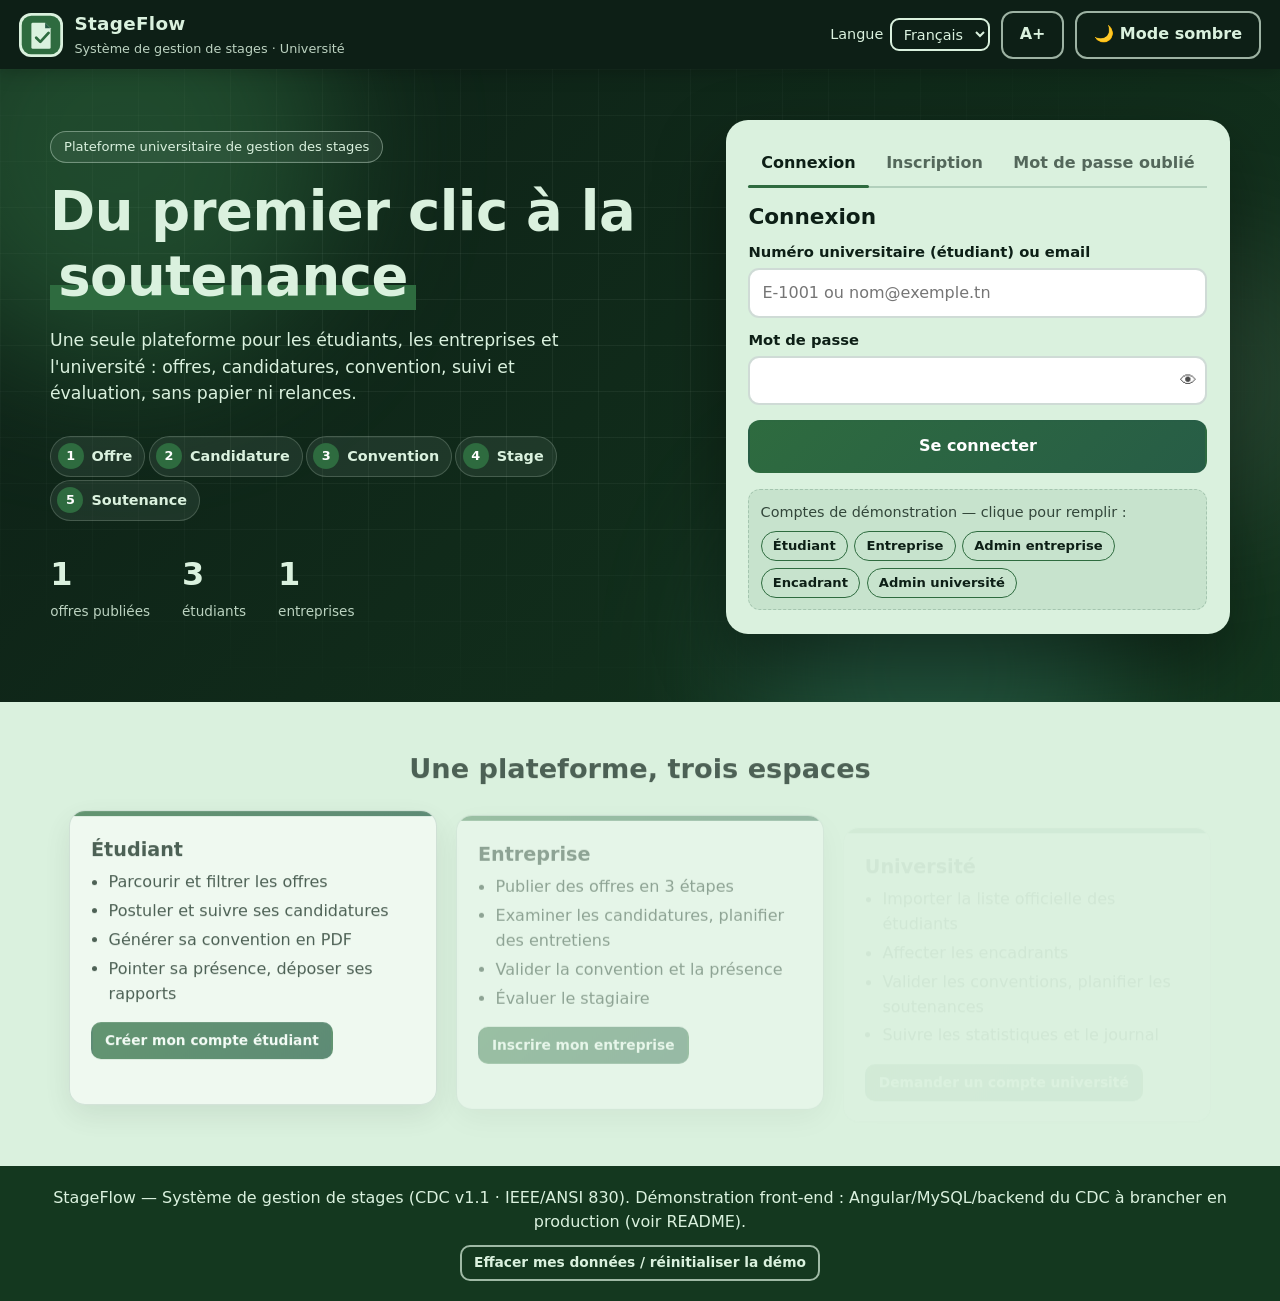
<file: index.html>
<!DOCTYPE html>
<html lang="fr" dir="ltr">
<head>
<meta charset="UTF-8">
<meta name="viewport" content="width=device-width, initial-scale=1.0">
<meta http-equiv="Content-Security-Policy" content="default-src 'self'; script-src 'self' 'wasm-unsafe-eval'; style-src 'self'; img-src 'self' data:; object-src 'none'; base-uri 'self'; form-action 'self';">
<meta name="referrer" content="strict-origin-when-cross-origin">
<meta name="theme-color" content="#0D1F16">
<meta name="description" content="StageFlow — Système de gestion de stages de l'université : offres, candidatures, conventions, présence, suivi, évaluations et soutenances.">
<title>StageFlow — Système de gestion de stages</title>
<link rel="icon" href="assets/logo.svg" type="image/svg+xml">
<link rel="stylesheet" href="css/style.css">
</head>
<body>

<div id="splash" class="splash" aria-hidden="true">
  <img src="assets/logo.svg" alt="" width="72" height="72">
  <div class="splash-bar"><span></span></div>
</div>

<header class="site-header">
  <div class="brand">
    <img class="logo" src="assets/logo.svg" alt="Logo" width="44" height="44">
    <div>
      <p class="brand-name" data-i18n="appName">StageFlow</p>
      <p class="brand-sub" data-i18n="appSub">Système de gestion de stages · Université</p>
    </div>
  </div>
  <label class="lang-label">
    <span data-i18n="lang">Langue</span>
    <select id="lang-select" aria-label="Langue / Language">
      <option value="fr">Français</option>
      <option value="ar">العربية</option>
    </select>
  </label>
  <button type="button" id="btn-font" class="btn btn-ghost" title="Taille du texte">A+</button>
  <button type="button" id="btn-dark" class="btn btn-ghost" aria-pressed="false">🌙 <span data-i18n="dark">Mode sombre</span></button>
  <button type="button" id="btn-cdc" class="btn btn-ghost" hidden>📄 <span data-i18n="cdcBtn">CDC SUPPORTEUR</span></button>
  <span id="user-chip" class="tag user-chip" hidden></span>
  <button type="button" id="btn-logout" class="btn btn-ghost" hidden data-i18n="logout">Déconnexion</button>
</header>

<!-- ======== AUTH ======== -->
<main id="auth-view" class="auth-view" hidden>
  <section class="hero">
    <div class="hero-bg" aria-hidden="true">
      <span class="blob b1"></span><span class="blob b2"></span><span class="blob b3"></span>
      <span class="hero-grid"></span>
      <span class="spark"></span><span class="spark"></span><span class="spark"></span><span class="spark"></span><span class="spark"></span><span class="spark"></span><span class="spark"></span><span class="spark"></span>
    </div>
    <div class="hero-inner">
      <div class="hero-copy">
        <span class="eyebrow">Plateforme universitaire de gestion des stages</span>
        <h1 class="hero-title">Du premier clic à la <span id="rotator" class="rotator">soutenance</span></h1>
        <p class="lead">Une seule plateforme pour les étudiants, les entreprises et l'université : offres, candidatures, convention, suivi et évaluation, sans papier ni relances.</p>
        <ol class="pipeline" aria-label="Parcours d'un stage">
          <li><span class="dot">1</span><span>Offre</span></li>
          <li><span class="dot">2</span><span>Candidature</span></li>
          <li><span class="dot">3</span><span>Convention</span></li>
          <li><span class="dot">4</span><span>Stage</span></li>
          <li><span class="dot">5</span><span>Soutenance</span></li>
        </ol>
        <div class="hero-stats">
          <div><b data-count="offers">0</b><span>offres publiées</span></div>
          <div><b data-count="students">0</b><span>étudiants</span></div>
          <div><b data-count="companies">0</b><span>entreprises</span></div>
        </div>
      </div>

      <section class="auth-card" aria-label="Authentification">
        <div class="tabs" role="tablist">
          <button type="button" class="tab on" role="tab" data-authtab="login" data-i18n="login">Connexion</button>
          <button type="button" class="tab" role="tab" data-authtab="register" data-i18n="register">Inscription</button>
          <button type="button" class="tab" role="tab" data-authtab="reset" data-i18n="reset">Mot de passe oublié</button>
        </div>
        <p id="auth-msg" role="alert" hidden></p>

        <form id="form-login" class="auth-form" data-autosave="login" novalidate>
          <h2 data-i18n="loginTitle">Connexion</h2>
          <label class="f" for="login-email">Numéro universitaire (étudiant) ou email</label>
          <input type="text" id="login-email" required autocomplete="username" placeholder="E-1001 ou nom@exemple.tn">
          <label class="f" for="login-pass" data-i18n="password">Mot de passe</label>
          <div class="pw-wrap">
            <input type="password" id="login-pass" required autocomplete="current-password">
            <button type="button" class="pw-toggle" data-toggle="login-pass" aria-label="Afficher le mot de passe">👁</button>
          </div>
          <div class="actions"><button type="submit" class="btn btn-wide" data-i18n="loginBtn">Se connecter</button></div>
          <div class="demo-box">
            <p class="muted">Comptes de démonstration — clique pour remplir :</p>
            <div class="chips">
              <button type="button" class="chip" data-demo="E-1001|etud1234">Étudiant</button>
              <button type="button" class="chip" data-demo="entreprise@tech.tn|entr1234">Entreprise</button>
              <button type="button" class="chip" data-demo="admin@technova.tn|aent1234">Admin entreprise</button>
              <button type="button" class="chip" data-demo="encadrant@univ.tn|encad1234">Encadrant</button>
              <button type="button" class="chip" data-demo="admin@univ.tn|admin1234">Admin université</button>
            </div>
          </div>
        </form>

        <form id="form-register" class="auth-form" data-autosave="register" novalidate hidden>
          <h2 data-i18n="registerTitle">Créer un compte</h2>
          <p class="muted">Tu es…</p>
          <div class="role-pick" role="radiogroup" aria-label="Type de compte">
            <button type="button" class="role-opt on" role="radio" aria-checked="true" data-role="etudiant">
              <svg viewBox="0 0 24 24" width="28" height="28" fill="none" stroke="currentColor" stroke-width="1.8" stroke-linecap="round" stroke-linejoin="round" aria-hidden="true"><path d="M2 9l10-5 10 5-10 5z"/><path d="M6 11.5V16c0 1.5 3 3 6 3s6-1.5 6-3v-4.5"/><path d="M22 9v6"/></svg>
              <b>Étudiant</b><small>Postuler aux offres</small>
            </button>
            <button type="button" class="role-opt" role="radio" aria-checked="false" data-role="entreprise">
              <svg viewBox="0 0 24 24" width="28" height="28" fill="none" stroke="currentColor" stroke-width="1.8" stroke-linecap="round" stroke-linejoin="round" aria-hidden="true"><rect x="4" y="3" width="11" height="18" rx="1"/><path d="M15 9h5v12h-5"/><path d="M8 7h3M8 11h3M8 15h3"/></svg>
              <b>Entreprise</b><small>Publier des offres</small>
            </button>
            <button type="button" class="role-opt" role="radio" aria-checked="false" data-role="universite">
              <svg viewBox="0 0 24 24" width="28" height="28" fill="none" stroke="currentColor" stroke-width="1.8" stroke-linecap="round" stroke-linejoin="round" aria-hidden="true"><path d="M3 10l9-6 9 6"/><path d="M5 10v8M9.5 10v8M14.5 10v8M19 10v8"/><path d="M3 21h18"/></svg>
              <b>Université</b><small>Piloter les stages</small>
            </button>
          </div>
          <p id="reg-hint" class="muted role-hint"></p>

          <div data-for="etudiant">
            <label class="f" for="reg-numero">Numéro universitaire (carte d'étudiant) *</label>
            <input type="text" id="reg-numero" maxlength="30" placeholder="Ex : E-1003" autocomplete="off">
          </div>
          <div data-for="entreprise" hidden>
            <label class="f" for="reg-company">Raison sociale *</label>
            <input type="text" id="reg-company" maxlength="100" autocomplete="organization">
          </div>
          <label class="f" for="reg-name" id="lbl-reg-name">Nom complet</label>
          <input type="text" id="reg-name" maxlength="100" autocomplete="name">
          <label class="f" for="reg-email">Email</label>
          <input type="email" id="reg-email" autocomplete="email">
          <label class="f" for="reg-extra" id="lbl-reg-extra">Filière</label>
          <input type="text" id="reg-extra" maxlength="100">
          <label class="f" for="reg-pass" data-i18n="password">Mot de passe</label>
          <div class="pw-wrap">
            <input type="password" id="reg-pass" autocomplete="new-password">
            <button type="button" class="pw-toggle" data-toggle="reg-pass" aria-label="Afficher le mot de passe">👁</button>
          </div>
          <div class="meter" aria-hidden="true"><span id="pw-meter"></span></div>
          <p class="muted" id="pw-hint">8 caractères minimum, avec au moins une lettre et un chiffre.</p>
          <div class="actions"><button type="submit" class="btn btn-wide" data-i18n="registerBtn">Créer le compte</button></div>
        </form>

        <form id="form-reset" class="auth-form" novalidate hidden>
          <h2 data-i18n="resetTitle">Réinitialisation du mot de passe</h2>
          <label class="f" for="reset-email">Email</label>
          <input type="email" id="reset-email" required>
          <label class="f" for="reset-token">Code du lien reçu par email (valable 1 heure)</label>
          <input type="text" id="reset-token" maxlength="12" autocomplete="off" placeholder="Code à 6 caractères">
          <label class="f" for="reset-pass" data-i18n="newPass">Nouveau mot de passe</label>
          <input type="password" id="reset-pass" autocomplete="new-password">
          <div class="actions"><button type="submit" class="btn btn-wide" data-i18n="resetBtn">Réinitialiser</button></div>
          <p class="muted">Étape 1 : saisis ton email et clique — un code (affiché ici, faute d'email réel) est généré, valable 1 heure. Étape 2 : saisis le code et le nouveau mot de passe (8 caractères min, une lettre et un chiffre).</p>
        </form>
      </section>
    </div>
  </section>

  <section class="who">
    <h2 class="reveal">Une plateforme, trois espaces</h2>
    <div class="who-grid">
      <article class="who-card reveal" data-pick="etudiant">
        <h3>Étudiant</h3>
        <ul><li>Parcourir et filtrer les offres</li><li>Postuler et suivre ses candidatures</li><li>Générer sa convention en PDF</li><li>Pointer sa présence, déposer ses rapports</li></ul>
        <button type="button" class="btn btn-small" data-pick-btn="etudiant">Créer mon compte étudiant</button>
      </article>
      <article class="who-card reveal" data-pick="entreprise">
        <h3>Entreprise</h3>
        <ul><li>Publier des offres en 3 étapes</li><li>Examiner les candidatures, planifier des entretiens</li><li>Valider la convention et la présence</li><li>Évaluer le stagiaire</li></ul>
        <button type="button" class="btn btn-small" data-pick-btn="entreprise">Inscrire mon entreprise</button>
      </article>
      <article class="who-card reveal" data-pick="universite">
        <h3>Université</h3>
        <ul><li>Importer la liste officielle des étudiants</li><li>Affecter les encadrants</li><li>Valider les conventions, planifier les soutenances</li><li>Suivre les statistiques et le journal</li></ul>
        <button type="button" class="btn btn-small" data-pick-btn="universite">Demander un compte université</button>
      </article>
    </div>
  </section>
</main>

<!-- ======== APP ======== -->
<div id="app-view" class="layout" hidden>
  <aside class="sidebar">
    <nav id="side-nav" aria-label="Navigation principale"></nav>
  </aside>
  <main id="view" class="main" aria-live="polite"></main>
</div>

<div id="modal" class="modal" hidden role="dialog" aria-modal="true">
  <div class="modal-card" id="modal-card"></div>
</div>

<footer class="site-footer">
  <p data-i18n="footer">StageFlow — Système de gestion de stages. Démonstration front-end : un backend est requis en production (voir README).</p>
  <button type="button" id="btn-wipe" class="btn btn-ghost btn-small" data-i18n="wipe">Effacer mes données / réinitialiser la démo</button>
</footer>

<script src="js/vendor/jspdf.umd.min.js"></script>
<script src="js/vendor/jspdf.plugin.autotable.min.js"></script>
<script src="js/vendor/sql-wasm.js"></script>
<script src="js/i18n.js"></script>
<script src="js/sqldb.js"></script>
<script src="js/db.js"></script>
<script src="js/app.js"></script>
</body>
</html>
</file>
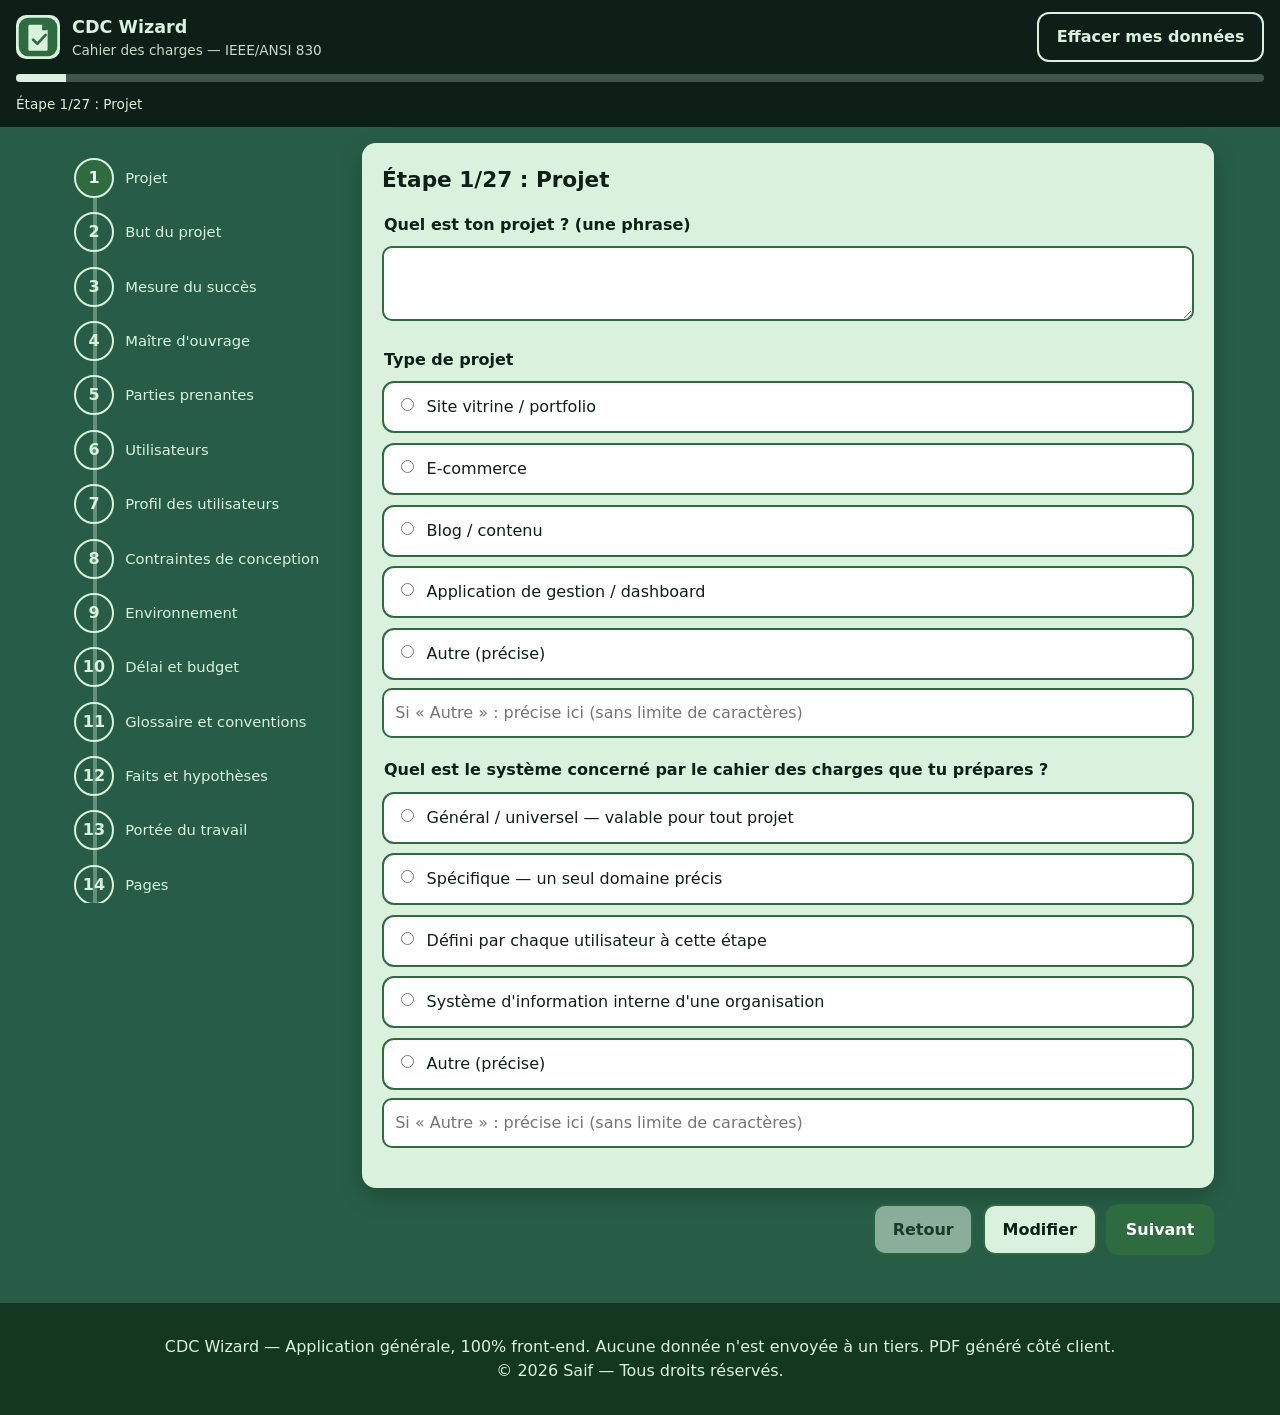
<file: cdc-supporteur.html>
<!DOCTYPE html>
<html lang="fr">
<head>
<meta charset="UTF-8">
<meta name="viewport" content="width=device-width, initial-scale=1.0">
<meta name="referrer" content="strict-origin-when-cross-origin">
<meta name="description" content="Assistant général de cahier des charges (CDC) IEEE/ANSI 830 — 27 étapes, récapitulatif et export PDF.">
<title>CDC SUPPORTEUR — StageFlow</title>
<link rel="icon" type="image/svg+xml" href="[data-uri]">
<meta name="theme-color" content="#0D1F16">
<style>
:root{
  --color-header:#0D1F16;
  --color-body-1:#275D46;
  --color-body-2:#DAF1DE;
  --color-button:#2E6B3F;
  --color-footer:#14381F;
  --error:#B3261E;
  --warning:#E65100;
  --radius:14px;
  --stepper-w:280px;
}
*{box-sizing:border-box}
html{scroll-behavior:smooth}
body{margin:0;font-family:system-ui,-apple-system,"Segoe UI",Roboto,Arial,sans-serif;background:var(--color-body-1);color:var(--color-body-2);line-height:1.5}
button,input,textarea{font:inherit}
:focus-visible{outline:3px solid var(--color-body-2);outline-offset:2px}

/* Header */
.site-header{position:sticky;top:0;z-index:20;background:var(--color-header);color:var(--color-body-2);padding:.75rem 1rem;display:flex;flex-wrap:wrap;gap:.75rem;align-items:center}
.brand{display:flex;gap:.75rem;align-items:center;margin-right:auto}
.logo{width:44px;height:44px;border-radius:10px;background:var(--color-body-2)}
.brand-name{margin:0;font-weight:700;font-size:1.1rem}
.brand-sub{margin:0;font-size:.85rem;opacity:.9}
.progress-wrap{flex-basis:100%;height:8px;background:rgba(218,241,222,.25);border-radius:99px;overflow:hidden}
.progress-bar{height:100%;width:0;background:var(--color-body-2);transition:width .4s ease}
.progress-label{flex-basis:100%;margin:0;font-size:.85rem}

/* Layout */
.layout{display:grid;grid-template-columns:var(--stepper-w) 1fr;gap:1rem;max-width:1180px;margin:0 auto;padding:1rem}
.main{min-width:0}
.card{background:var(--color-body-2);color:var(--color-header);border-radius:var(--radius);padding:1.25rem;box-shadow:0 8px 24px rgba(0,0,0,.18)}
.card h1{font-size:1.35rem;margin:.1rem 0 1rem}
.question{margin:0 0 1.25rem;padding:0;border:0}
.question legend,.question-label{font-weight:700;margin-bottom:.6rem;display:block}
.options{display:grid;gap:.6rem}
.option{display:flex;gap:.6rem;align-items:flex-start;background:#fff;border:2px solid var(--color-button);border-radius:12px;padding:.75rem;cursor:pointer;transition:transform .2s ease,box-shadow .2s ease,background .2s ease}
.option:hover{transform:translateY(-2px);box-shadow:0 6px 16px rgba(0,0,0,.15)}
.option:has(input:checked){background:var(--color-body-2);box-shadow:0 0 0 2px var(--color-button) inset}
.other-field{margin-top:.5rem}
input[type="text"],textarea{width:100%;padding:.7rem;border:2px solid var(--color-button);border-radius:10px;background:#fff;color:var(--color-header)}
.hint{font-size:.85rem;opacity:.85}
.error{color:#fff;background:var(--error);padding:.7rem 1rem;border-radius:10px;max-width:1180px}
.edit-banner{background:var(--warning);color:#fff;padding:.6rem 1rem;text-align:center;font-weight:600}

/* Buttons — live motion */
.btn{position:relative;overflow:hidden;border:2px solid transparent;border-radius:12px;padding:.7rem 1.1rem;cursor:pointer;font-weight:700;transition:transform .2s ease,box-shadow .2s ease,background .2s ease,opacity .2s ease}
.btn:hover{transform:translateY(-2px);box-shadow:0 8px 18px rgba(0,0,0,.22);filter:brightness(1.08)}
.btn:active{transform:scale(.97)}
.btn:disabled{opacity:.55;cursor:not-allowed;transform:none}
.btn-primary{background:var(--color-button);color:#fff}
.btn-secondary{background:var(--color-body-2);color:var(--color-header);border-color:var(--color-button)}
.btn-ghost{background:transparent;color:var(--color-body-2);border-color:var(--color-body-2)}
.main .btn-ghost{color:var(--color-header);border-color:var(--color-header)}
.actions{display:flex;gap:.6rem;flex-wrap:wrap;justify-content:flex-end;margin-top:1rem}
.site-header .actions{margin:0}
.btn .ripple{position:absolute;border-radius:50%;background:rgba(255,255,255,.45);transform:scale(0);animation:ripple .45s ease-out forwards;pointer-events:none}
@keyframes ripple{to{transform:scale(4);opacity:0}}

/* Stepper vertical */
.stepper-col{position:sticky;top:118px;align-self:start;max-height:calc(100vh - 140px);overflow:auto;padding:.5rem}
.stepper{list-style:none;margin:0;padding:0;position:relative}
.stepper::before{content:"";position:absolute;left:19px;top:20px;bottom:20px;width:4px;background:rgba(218,241,222,.35);border-radius:99px}
.stepper-fill{position:absolute;left:19px;top:20px;width:4px;background:var(--color-body-2);border-radius:99px;transition:height .55s ease;height:0}
.stepper-item{position:relative;display:flex;gap:.7rem;align-items:center;padding:.45rem 0;z-index:1}
.stepper-circle{flex:0 0 40px;width:40px;height:40px;border-radius:50%;border:2px solid var(--color-body-2);display:grid;place-items:center;background:transparent;color:var(--color-body-2);font-weight:800;transition:background .4s ease,transform .3s ease}
.stepper-item.is-current .stepper-circle{background:var(--color-button);color:#fff;animation:pulse 1.6s ease-in-out infinite}
.stepper-item.is-done .stepper-circle{background:var(--color-button);color:#fff;animation:pop .35s ease}
.stepper-item.is-done button.stepper-circle{cursor:pointer}
.stepper-name{font-size:.92rem}
button.stepper-circle{cursor:default}
@keyframes pulse{0%{box-shadow:0 0 0 0 rgba(218,241,222,.55)}70%{box-shadow:0 0 0 12px rgba(218,241,222,0)}100%{box-shadow:0 0 0 0 rgba(218,241,222,0)}}
@keyframes pop{0%{transform:scale(.7)}60%{transform:scale(1.15)}100%{transform:scale(1)}}

/* Step transition */
.step-enter{animation:stepIn .28s ease both}
@keyframes stepIn{from{opacity:0;transform:translateX(18px)}to{opacity:1;transform:none}}

/* Recap + modal */
.recap-group{border-top:2px solid var(--color-button);padding:.8rem 0}
.recap-group h3{margin:.2rem 0 .5rem}
.recap-row{display:flex;gap:.6rem;justify-content:space-between;align-items:flex-start;padding:.35rem 0}
.recap-row p{margin:0}
.modal{position:fixed;inset:0;background:rgba(13,31,22,.72);display:grid;place-items:center;padding:1rem;z-index:50}
.modal[hidden]{display:none}
.modal-card{background:var(--color-body-2);color:var(--color-header);border-radius:var(--radius);padding:1.25rem;max-width:640px;width:100%;max-height:85vh;overflow:auto}
.edit-item{display:flex;justify-content:space-between;gap:1rem;width:100%;text-align:left;margin:.4rem 0}
.edit-item small{display:block;font-weight:400;opacity:.85}

/* Annexes (étape 26) */
.annexes{border-top:2px solid var(--color-button);margin-top:1rem;padding-top:.8rem}
.annex-import{display:inline-block;cursor:pointer}
.annex-row{display:flex;gap:.8rem;align-items:flex-start;background:#fff;border:2px solid var(--color-button);border-radius:12px;padding:.7rem;margin:.6rem 0}
.annex-thumb{width:84px;height:84px;object-fit:cover;border-radius:8px;flex:0 0 84px}
.annex-meta{flex:1;min-width:0}
.annex-meta p{margin:.1rem 0 .4rem}
.annex-name{font-weight:700}

.site-footer{background:var(--color-footer);color:var(--color-body-2);padding:1rem;text-align:center;margin-top:2rem}

/* Mobile: stepper horizontal compact */
@media (max-width:760px){
  .layout{grid-template-columns:1fr}
  .stepper-col{position:sticky;top:104px;z-index:10;background:var(--color-body-1);max-height:none;overflow-x:auto;overflow-y:hidden}
  .stepper{display:flex;gap:.4rem}
  .stepper::before,.stepper-fill{display:none}
  .stepper-item{flex-direction:column;min-width:52px;text-align:center}
  .stepper-name{font-size:.62rem;line-height:1.1}
}
@media (prefers-reduced-motion:reduce){
  *,*::before,*::after{animation:none!important;transition:none!important;scroll-behavior:auto!important}
}
@media print{
  .site-header,.stepper-col,.actions,.site-footer,.edit-banner{display:none!important}
  body{background:#fff;color:#000}
  .card,.modal-card{box-shadow:none;background:#fff;color:#000}
  #recap-panel[hidden]{display:block!important}
}

/* Mode intégré dans StageFlow (iframe) */
html.embed .site-header,html.embed .site-footer{display:none!important}
html.embed .stepper-col{top:8px;max-height:calc(100vh - 16px)}
@media (max-width:760px){html.embed .stepper-col{top:0}}
</style>
</head>
<body>
<script>try{if(window.self!==window.top)document.documentElement.classList.add("embed");}catch(e){document.documentElement.classList.add("embed");}</script>

<header class="site-header">
  <div class="brand">
    <img class="logo" src="[data-uri]" alt="Logo" width="44" height="44">
    <div>
      <p class="brand-name">CDC Wizard</p>
      <p class="brand-sub">Cahier des charges — IEEE/ANSI 830</p>
    </div>
  </div>
  <div class="header-actions">
    <button type="button" id="btn-clear" class="btn btn-ghost">Effacer mes données</button>
  </div>
  <div class="progress-wrap" aria-hidden="true">
    <div id="progress-bar" class="progress-bar"></div>
  </div>
  <p class="progress-label"><span id="progress-text">Étape 1/27</span></p>
</header>

<div id="edit-banner" class="edit-banner" hidden>
  Mode modification : étape <span id="edit-banner-step"></span> — « Continuer » te ramènera à l'étape d'origine.
</div>

<div class="layout">
  <aside class="stepper-col" aria-label="Progression">
    <ol id="stepper" class="stepper"></ol>
  </aside>

  <main class="main" id="main">
    <section id="step-panel" class="card" aria-live="polite"></section>

    <div id="recap-panel" class="card" hidden>
      <h1>Étape 27/27 : Récapitulatif</h1>
      <p>Relis tes réponses, modifie celles que tu veux, puis génère le PDF.</p>
      <div id="recap-list"></div>

      <section class="annexes" aria-labelledby="annexes-title">
        <h2 id="annexes-title">Annexes</h2>
        <p>Importe les fichiers que tu veux joindre : des <strong>images</strong> ou <strong>n'importe quel fichier</strong>. Écris le titre de chaque annexe — si c'est une image, elle sera présentée comme <strong>« Figure N : ton titre »</strong> et intégrée au PDF. Les autres fichiers sont listés dans le PDF (nom, type, taille, titre).</p>
        <label class="btn btn-secondary annex-import">
          Importer des fichiers
          <input type="file" id="annex-input" multiple hidden>
        </label>
        <p id="annex-empty" class="hint">Aucune annexe pour le moment. Max 10 Mo par fichier. Fichiers gardés en mémoire uniquement, jamais envoyés.</p>
        <p id="annex-error" class="error" role="alert" hidden></p>
        <div id="annex-list"></div>
      </section>

      <div class="actions">
        <button type="button" id="btn-print" class="btn btn-secondary">Imprimer / PDF (repli)</button>
        <button type="button" id="btn-pdf" class="btn btn-primary">Valider et générer le PDF</button>
      </div>
    </div>

    <nav class="actions" aria-label="Navigation">
      <button type="button" id="btn-back" class="btn btn-secondary">Retour</button>
      <button type="button" id="btn-modify" class="btn btn-secondary">Modifier</button>
      <button type="button" id="btn-cancel-edit" class="btn btn-ghost" hidden>Annuler</button>
      <button type="button" id="btn-next" class="btn btn-primary">Suivant</button>
    </nav>
    <p id="form-error" class="error" role="alert" hidden></p>
  </main>
</div>

<div id="edit-modal" class="modal" hidden role="dialog" aria-modal="true" aria-labelledby="edit-modal-title">
  <div class="modal-card">
    <h2 id="edit-modal-title">Modifier une étape déjà remplie</h2>
    <div id="edit-list"></div>
    <div class="actions">
      <button type="button" id="btn-close-edit" class="btn btn-secondary">Fermer</button>
    </div>
  </div>
</div>

<div id="session-modal" class="modal" hidden role="dialog" aria-modal="true">
  <div class="modal-card">
    <h2>Session inactive</h2>
    <p>Ta session expire dans 60 secondes. Tes données sont uniquement dans cette session.</p>
    <div class="actions">
      <button type="button" id="btn-stay" class="btn btn-primary">Rester</button>
      <button type="button" id="btn-expire-clear" class="btn btn-secondary">Effacer et recommencer</button>
    </div>
  </div>
</div>

<footer class="site-footer">
  <p>CDC Wizard — Application générale, 100% front-end. Aucune donnée n'est envoyée à un tiers. PDF généré côté client.<br>© 2026 Saif — Tous droits réservés.</p>
</footer>

<script>
/* Embedded from js/security.js */
/* security.js — Assainissement, validation, session d'inactivité (section E).
   Aucune donnée utilisateur n'est insérée via innerHTML dans l'application :
   tous les rendus utilisent textContent / createElement. */
"use strict";
window.CDCSecurity = (function () {
  var MAX_LEN = Infinity;
  function sanitizeText(value) {
    if (typeof value !== "string") return "";
    var v = value.trim();
    return v.replace(/[\u0000-\u001F\u007F]/g, "");
  }
  function isValidAnswer(ans) {
    if (!ans) return false;
    if (ans.kind === "text") return sanitizeText(ans.value).length >= 1;
    if (ans.kind === "Autre") return sanitizeText(ans.other || "").length >= 1;
    return typeof ans.value === "string" && ans.value.length > 0;
  }
  /* Expiration par inactivité : 15 min, avertissement à 14 min. */
  var warnTimer = null, expireTimer = null;
  function armInactivity(onWarn, onExpire) {
    clearTimeout(warnTimer); clearTimeout(expireTimer);
    warnTimer = setTimeout(onWarn, 14 * 60 * 1000);
    expireTimer = setTimeout(onExpire, 15 * 60 * 1000);
  }
  function bindActivity(onWarn, onExpire) {
    ["click", "keydown", "touchstart"].forEach(function (ev) {
      document.addEventListener(ev, function () { armInactivity(onWarn, onExpire); }, { passive: true });
    });
    armInactivity(onWarn, onExpire);
  }
  return { sanitizeText: sanitizeText, isValidAnswer: isValidAnswer, bindActivity: bindActivity, MAX_LEN: MAX_LEN };
})();

</script>
<script>
/* Embedded from js/storage.js */
/* storage.js — Sauvegarde automatique en sessionStorage UNIQUEMENT (jamais localStorage).
   Chiffrement optionnel AES-GCM (Web Crypto) avec clé générée par session, gardée en mémoire. */
"use strict";
window.CDCStorage = (function () {
  var KEY = "cdc-wizard-v1";
  function save(state) {
    try { sessionStorage.setItem(KEY, JSON.stringify(state)); } catch (e) { /* session pleine : on ignore, l'état reste en mémoire */ }
  }
  function load() {
    try {
      var raw = sessionStorage.getItem(KEY);
      return raw ? JSON.parse(raw) : null;
    } catch (e) { return null; }
  }
  function clear() { try { sessionStorage.removeItem(KEY); } catch (e) {} }

  var cachedKey = null;
  function getKey() {
    if (cachedKey) return cachedKey;
    cachedKey = crypto.subtle.generateKey({ name: "AES-GCM", length: 256 }, false, ["encrypt", "decrypt"]);
    return cachedKey;
  }
  function encryptText(plain) {
    return getKey().then(function (key) {
      var iv = crypto.getRandomValues(new Uint8Array(12));
      return crypto.subtle.encrypt({ name: "AES-GCM", iv: iv }, key, new TextEncoder().encode(plain))
        .then(function (buf) { return { iv: Array.from(iv), data: Array.from(new Uint8Array(buf)) }; });
    });
  }
  return { save: save, load: load, clear: clear, encryptText: encryptText };
})();

</script>
<script>
/* Embedded from js/stepper.js */
/* stepper.js — Stepper vertical (gauche) / horizontal compact (mobile).
   Cercles numérotés, 3 états, ligne qui se remplit, halo pulsant sur l'étape en cours.
   Les étapes terminées sont cliquables, les étapes futures non atteintes ne le sont pas. */
"use strict";
window.CDCStepper = (function () {
  function render(steps, current, answers, onJump) {
    var ol = document.getElementById("stepper");
    ol.textContent = "";
    var fill = document.createElement("div");
    fill.className = "stepper-fill";
    var doneCount = 0;
    steps.forEach(function (s, i) { if (answers[i] && Object.keys(answers[i]).length) doneCount = Math.max(doneCount, i + 1); });
    fill.style.height = steps.length > 1 ? "calc(" + ((Math.max(current, doneCount - 1)) / (steps.length - 1) * 100) + "% - 40px)" : "0";
    ol.appendChild(fill);

    steps.forEach(function (step, i) {
      var li = document.createElement("li");
      li.className = "stepper-item" + (i === current ? " is-current" : "") + (answers[i] && Object.keys(answers[i]).length ? " is-done" : "");
      var done = !!(answers[i] && Object.keys(answers[i]).length);
      var circle = document.createElement(done && i !== current ? "button" : "span");
      circle.className = "stepper-circle";
      circle.textContent = done && i !== current ? "✓" : String(i + 1);
      if (done && i !== current) {
        circle.type = "button";
        circle.setAttribute("aria-label", "Revoir l'étape " + (i + 1) + " : " + step.name);
        circle.addEventListener("click", function () { onJump(i); });
      }
      var label = document.createElement("span");
      label.className = "stepper-name";
      label.textContent = step.name;
      li.appendChild(circle); li.appendChild(label);
      ol.appendChild(li);
    });
    document.getElementById("progress-bar").style.width = Math.round((current + 1) / steps.length * 100) + "%";
    document.getElementById("progress-text").textContent = "Étape " + (current + 1) + "/" + steps.length + " : " + steps[current].name;
  }
  return { render: render };
})();

</script>
<script>
/* Embedded from js/wizard-data.js */
/* wizard-data.js — Définition des 27 étapes. 1 thème/étape, 1 à 3 questions, 3-4 options + Autre. */
"use strict";
window.CDC_STEPS = [
 {name:"Projet", questions:[
   {id:"idee", label:"Quel est ton projet ? (une phrase)", type:"text", max:200},
   {id:"type", label:"Type de projet", type:"choice", options:["Site vitrine / portfolio","E-commerce","Blog / contenu","Application de gestion / dashboard"]},
   {id:"systeme", label:"Quel est le système concerné par le cahier des charges que tu prépares ?", type:"choice", options:["Général / universel — valable pour tout projet","Spécifique — un seul domaine précis","Défini par chaque utilisateur à cette étape","Système d'information interne d'une organisation"]}]},
 {name:"But du projet", questions:[
   {id:"probleme", label:"Quel problème principal le projet résout-il ?", type:"choice", options:["L'utilisateur ne sait pas structurer son besoin","Perte de temps / idée mal cadrée avant développement","Manque d'un outil simple et guidé","Tous ces problèmes"]},
   {id:"contexte", label:"Situation actuelle, sans ce projet ?", type:"choice", options:["Tout se fait à la main, sans structure","Outils existants trop complexes","Aucun outil utilisé, idée floue","Combinaison des cas précédents"]},
   {id:"objectif", label:"Objectif final", type:"choice", options:["Présenter / informer","Vendre / convertir","Gérer / automatiser un processus","Guider puis générer un livrable"]}]},
 {name:"Mesure du succès", questions:[
   {id:"critere", label:"Critère principal de succès (chiffré)", type:"choice", options:["Objectif atteint en moins de 20 minutes d'utilisation","Taux de complétion supérieur ou égal à 90 %","0 donnée perdue lors des modifications","Satisfaction utilisateurs supérieure ou égale à 4/5"]},
   {id:"delai_succes", label:"Délai pour mesurer le succès après lancement", type:"choice", options:["1 mois","3 mois","6 mois","12 mois"]}]},
 {name:"Maître d'ouvrage", questions:[
   {id:"moa", label:"Qui est le maître d'ouvrage (représente les intérêts des utilisateurs) ?", type:"choice", options:["Toi seul (porteur du projet)","Une entreprise / une agence","Une association / un organisme public","Défini par chaque utilisateur"]},
   {id:"validation", label:"Qui valide le livrable final ?", type:"choice", options:["Le maître d'ouvrage seul","Le maître d'ouvrage et les utilisateurs","Un comité de validation","Validation automatique par critères chiffrés"]}]},
 {name:"Parties prenantes", questions:[
   {id:"prenantes", label:"Autres parties prenantes impliquées", type:"choice", options:["Développeurs / prestataires","Utilisateurs finaux uniquement","Partenaires / fournisseurs de services","Aucune autre partie prenante"]},
   {id:"frequence", label:"Fréquence d'implication des parties prenantes", type:"choice", options:["À chaque étape clé","Hebdomadaire","Uniquement au début et à la validation","Sur demande"]}]},
 {name:"Utilisateurs", questions:[
   {id:"roles", label:"Rôles des utilisateurs directs", type:"choice", options:["Visiteur uniquement","Utilisateur enregistré","Administrateur + utilisateur","Plusieurs rôles avec permissions différentes"]},
   {id:"sous_categories", label:"Sous-catégories d'utilisateurs", type:"choice", options:["Débutants et confirmés","Particuliers et professionnels","Aucune sous-catégorie","Par âge / par langue"]}]},
 {name:"Profil des utilisateurs", questions:[
   {id:"experience", label:"Connaissance / expérience / expertise du public", type:"choice", options:["Débutant, aucune connaissance technique","Intermédiaire","Expert / professionnel","Mixte — le parcours s'adapte"]},
   {id:"age", label:"Âge précis du public principal", type:"choice", options:["18-25 ans","26-40 ans","41-60 ans","Tous âges (18 ans et plus)"]},
   {id:"langues_users", label:"Langues parlées par les utilisateurs", type:"choice", options:["Français","Français + Anglais","Français + Arabe + Anglais","Anglais uniquement"]}]},
 {name:"Contraintes de conception", questions:[
   {id:"techno", label:"Technologies imposées ou interdites", type:"choice", options:["HTML/CSS/JS uniquement, sans framework","Framework imposé (à préciser en Autre)","Aucune imposition","Backend interdit — front-end uniquement"]},
   {id:"architecture", label:"Architecture retenue", type:"choice", options:["100 % front-end, aucun backend","Front-end + backend avec comptes","Front-end d'abord, backend optionnel ensuite","Application monopage (SPA)"]}]},
 {name:"Environnement", questions:[
   {id:"navigateurs", label:"Navigateurs / OS ciblés", type:"choice", options:["Chrome, Firefox, Edge, Safari — versions récentes","Mobile uniquement (Android / iOS)","Desktop uniquement","Tous navigateurs modernes, mobile-first"]},
   {id:"partenaires", label:"Applications / services partenaires", type:"choice", options:["Aucun service partenaire","Paiement en ligne","Cartes / géolocalisation","Messagerie / réseaux sociaux"]},
   {id:"hebergement", label:"Hébergement envisagé", type:"choice", options:["Hébergement statique HTTPS","Serveur dédié / VPS","Cloud","Non défini à ce stade"]}]},
 {name:"Délai et budget", questions:[
   {id:"delai", label:"Délai de réalisation", type:"choice", options:["Moins de 2 semaines","2 à 4 semaines","1 à 3 mois","Plus de 3 mois"]},
   {id:"budget", label:"Budget (fourchette chiffrée)", type:"choice", options:["0 — projet personnel / gratuit","Moins de 1 000","1 000 à 5 000","Plus de 5 000 (préciser la devise en Autre)"]}]},
 {name:"Glossaire et conventions", questions:[
   {id:"nommage", label:"Convention de nommage", type:"choice", options:["Français, termes métier définis dans un glossaire","Anglais pour le code, français pour l'interface","Noms courts et explicites, liste imposée","Aucune convention imposée"]},
   {id:"glossaire", label:"Un glossaire est-il fourni avec le livrable ?", type:"choice", options:["Oui — glossaire complet","Oui — termes principaux uniquement","Non","Glossaire généré à partir des réponses"]}]},
 {name:"Faits et hypothèses", questions:[
   {id:"hypotheses", label:"Hypothèse principale du projet", type:"choice", options:["Les utilisateurs ont un accès internet stable","Les utilisateurs savent utiliser un navigateur","Aucune installation n'est requise","Toutes ces hypothèses"]},
   {id:"dependances", label:"Dépendance principale", type:"choice", options:["Disponibilité de l'hébergement HTTPS","Disponibilité des services partenaires","Aucune dépendance externe","Dépendance à une équipe de développement"]}]},
 {name:"Portée du travail", questions:[
   {id:"fera", label:"Ce que le site FERA (portée principale)", type:"choice", options:["Présenter et collecter des réponses / données","Présenter, collecter et générer un livrable","Gérer des comptes et des contenus","Vendre et traiter des commandes"]},
   {id:"fera_pas", label:"Ce que le site NE FERA PAS", type:"choice", options:["Aucun paiement en ligne","Aucune gestion de comptes utilisateurs","Aucun envoi de données à un tiers","Combinaison à préciser en Autre"]}]},
 {name:"Pages", questions:[
   {id:"pages", label:"Pages / écrans principaux", type:"choice", options:["Une seule page (parcours par étapes)","Accueil + pages de contenu","Accueil + espace utilisateur + administration","Pages générées selon les réponses"]},
   {id:"page_principale", label:"Action principale par écran", type:"choice", options:["Une seule action principale par écran","Menu complet sur chaque écran","Tableau de bord avec plusieurs actions","Selon le type d'écran"]}]},
 {name:"Fonctionnalités par rôle", questions:[
   {id:"fonction_principale", label:"Fonctionnalité principale (déclencheur → réponse)", type:"choice", options:["Clic sur Suivant → valider et passer à l'étape suivante","Soumission de formulaire → enregistrer et confirmer","Recherche → afficher les résultats filtrés","Sélection → afficher le détail"]},
   {id:"fonction_admin", label:"Fonctionnalité d'administration", type:"choice", options:["Aucune administration","Modifier les contenus","Gérer les utilisateurs et les rôles","Consulter des statistiques"]}]},
 {name:"Événements non désirables", questions:[
   {id:"erreur_saisie", label:"Réponse du système à une saisie invalide", type:"choice", options:["Message d'erreur précis, saisie conservée","Bloquer la progression jusqu'à correction","Revenir à la dernière valeur valide","Message + journalisation de l'erreur"]},
   {id:"panne", label:"Réponse à une panne / perte de connexion", type:"choice", options:["Mode hors-ligne, données conservées en session","Message clair + bouton Réessayer","Rechargement automatique","Aucune donnée n'est perdue dans tous les cas"]}]},
 {name:"Données", questions:[
   {id:"entites", label:"Entités de données principales", type:"choice", options:["Utilisateur, Réponse, Étape, Document généré","Produit, Commande, Client","Article, Catégorie, Commentaire","Entités définies selon le projet de l'utilisateur"]},
   {id:"stockage", label:"Stockage des données", type:"choice", options:["Session du navigateur uniquement, aucun serveur","Base de données côté serveur","Fichier exporté (PDF / JSON) uniquement","Session + export, serveur optionnel"]}]},
 {name:"Formulaires et validations", questions:[
   {id:"validation_form", label:"Règles de validation des formulaires", type:"choice", options:["Champs obligatoires, longueur limitée, format contrôlé","Validation à la soumission uniquement","Validation en temps réel champ par champ","Validation à chaque étape avant Suivant"]},
   {id:"autre_obligatoire", label:"Le choix « Autre » exige-t-il un texte ?", type:"choice", options:["Oui — texte obligatoire, 3 à 200 caractères","Oui — texte facultatif","Non — aucun texte","Texte obligatoire uniquement pour certaines questions"]}]},
 {name:"Ergonomie et style", questions:[
   {id:"style", label:"Style visuel (la palette imposée reste appliquée)", type:"choice", options:["Moderne et minimaliste","Institutionnel et sobre","Créatif","Coloré mais limité à la palette imposée"]},
   {id:"disposition", label:"Disposition de l'interface", type:"choice", options:["Stepper latéral + une action par écran (imposé)","Menu horizontal classique","Tableau de bord en cartes","Page unique déroulante"]}]},
 {name:"Facilité d'utilisation", questions:[
   {id:"prise_en_main", label:"Prise en main visée (critère chiffré)", type:"choice", options:["Productif en moins de 5 minutes, sans formation","Productif en moins de 15 minutes avec aide en ligne","Formation de 1 heure requise","Aucun objectif chiffré"]},
   {id:"taux_erreur", label:"Taux d'erreurs et satisfaction visés", type:"choice", options:["Erreurs < 5 %, satisfaction ≥ 4/5","Erreurs < 10 %, satisfaction ≥ 3,5/5","Feedback après chaque étape","Mesure après lancement uniquement"]}]},
 {name:"Langues et préférences", questions:[
   {id:"langues_ui", label:"Langues de l'interface", type:"choice", options:["Français uniquement","Français + Anglais","Français + Arabe + Anglais avec RTL","Anglais uniquement"]},
   {id:"preferences", label:"Préférences affichées", type:"choice", options:["Mode sombre en plus de la palette imposée","Aucun mode sombre — palette imposée uniquement","Taille de texte réglable","Langue + taille de texte réglables"]}]},
 {name:"Performance et fiabilité", questions:[
   {id:"performance", label:"Performance visée (chiffrée)", type:"choice", options:["Affichage < 2 s, action < 300 ms","Affichage < 3 s, action < 500 ms","PDF généré en < 5 s côté client","Combinaison des critères précédents"]},
   {id:"disponibilite", label:"Disponibilité et robustesse visées", type:"choice", options:["Disponibilité 99 %, mode hors-ligne toléré","Disponibilité 99,9 %, sauvegarde de session","Aucun engagement chiffré","Robustesse : saisies invalides sans perte de données"]}]},
 {name:"Maintenance et support", questions:[
   {id:"maintenance", label:"Qui maintient le site et délai d'ajout d'un élément ?", type:"choice", options:["Le porteur seul — ajout en moins de 1 jour","Une équipe / un autre développeur — ajout en moins de 1 semaine","Prestataire externe — délai contractuel","Maintenance non prévue"]},
   {id:"support", label:"Support et déploiement", type:"choice", options:["Aide en ligne + FAQ, déploiement en moins de 1 heure","Manuel uniquement","Aucun support prévu","Support + versions mensuelles"]}]},
 {name:"Sécurité et données personnelles", questions:[
   {id:"acces", label:"Accès et authentification (le socle imposé section E reste appliqué)", type:"choice", options:["Aucun compte — session anonyme protégée","Comptes avec rôles et permissions côté serveur","Compte administrateur uniquement","Accès par lien personnel"]},
   {id:"consentement", label:"Données personnelles, consentement et cookies", type:"choice", options:["Aucune collecte, aucun cookie de suivi","Collecte avec information + consentement explicite","Cookies essentiels uniquement, bandeau d'information","Politique de confidentialité + notification des changements"]}]},
 {name:"Livrables", questions:[
   {id:"fichiers", label:"Structure des livrables attendue", type:"choice", options:["Site complet (HTML/CSS/JS) + PDF du CDC","Site uniquement","CDC (PDF) uniquement","Site + CDC + documentation + tests"]},
   {id:"tests", label:"Tests livrés", type:"choice", options:["Tests du parcours complet et des modifications","Tests unitaires uniquement","Aucun test formel — vérification manuelle","Tests + critères C4 vérifiés à 100 %"]},
   {id:"annexes", label:"Veux-tu joindre des annexes à la fin ? (importées au récapitulatif (étape 27))", type:"choice", options:["Oui — des images (figures avec titre)","Oui — des fichiers quelconques","Oui — images et fichiers","Non, aucune annexe"]}]},
 {name:"Remarques complémentaires", questions:[
   {id:"remarques_complementaires", label:"Remarques supplémentaires : besoins, contraintes ou éléments non abordés dans les étapes précédentes", type:"text", optional:true, placeholder:"Écris ici toutes les remarques ou informations supplémentaires…"}
 ]},
 {name:"Récapitulatif", questions:[]}
];

</script>
<script>
/* Embedded from js/wizard.js */
/* wizard.js — Moteur du parcours par étapes.
   État en mémoire + sauvegarde session (storage.js). Rendu en textContent uniquement. */
"use strict";
(function () {
  var steps = window.CDC_STEPS;
  var state = { current: 0, answers: {}, editReturn: null, editing: false };
  var saved = window.CDCStorage.load();
  if (saved && typeof saved === "object" && saved.answers) {
    state.current = Math.min(saved.current || 0, steps.length - 1);
    state.answers = saved.answers || {};
  }
  window.CDCWizard = { steps: steps, state: state };

  var panel = document.getElementById("step-panel");
  var recapPanel = document.getElementById("recap-panel");
  var btnNext = document.getElementById("btn-next");
  var btnBack = document.getElementById("btn-back");
  var btnCancel = document.getElementById("btn-cancel-edit");
  var errBox = document.getElementById("form-error");

  function persist() { window.CDCStorage.save({ current: state.current, answers: state.answers }); }
  function showError(msg) { errBox.textContent = msg || ""; errBox.hidden = !msg; }

  function el(tag, cls, text) {
    var n = document.createElement(tag);
    if (cls) n.className = cls;
    if (text != null) n.textContent = text;
    return n;
  }

  function render() {
    var isRecap = state.current === steps.length - 1;
    panel.hidden = isRecap;
    recapPanel.hidden = !isRecap;
    document.getElementById("edit-banner").hidden = !state.editing;
    if (state.editing) document.getElementById("edit-banner-step").textContent = String(state.current + 1);
    btnCancel.hidden = !state.editing;
    btnBack.disabled = state.current === 0 && !state.editing;
    btnNext.textContent = state.editing ? "Continuer" : (state.current === steps.length - 2 ? "Aller au récapitulatif" : "Suivant");
    window.CDCStepper.render(steps, state.current, state.answers, function (i) {
      if (!state.editing) window.CDCEdit.enterEdit(i, state.current);
    });
    if (isRecap) { renderRecap(); return; }
    renderStep();
    persist();
  }

  function renderStep() {
    var step = steps[state.current];
    panel.textContent = "";
    panel.classList.remove("step-enter"); void panel.offsetWidth; panel.classList.add("step-enter");
    panel.appendChild(el("h1", null, "Étape " + (state.current + 1) + "/27 : " + step.name));
    var currentAnswers = state.answers[state.current] || {};

    step.questions.forEach(function (q) {
      var fs = el("fieldset", "question");
      fs.appendChild(el("legend", null, q.label));
      var savedAns = currentAnswers[q.id];
      if (q.type === "text") {
        var ta = document.createElement("textarea");
        ta.rows = q.id === "remarques_complementaires" ? 7 : 2; ta.autocomplete = "off";
        if (q.placeholder) ta.placeholder = q.placeholder;
        ta.dataset.qid = q.id; ta.dataset.qtype = "text";
        ta.value = savedAns ? savedAns.value : "";
        ta.setAttribute("aria-label", q.label);
        fs.appendChild(ta);
      } else {
        var wrap = el("div", "options");
        q.options.concat(["Autre"]).forEach(function (opt) {
          var lab = el("label", "option");
          var radio = document.createElement("input");
          radio.type = "radio"; radio.name = "q-" + q.id; radio.value = opt;
          radio.dataset.qid = q.id;
          if (savedAns && ((opt === "Autre" && savedAns.kind === "Autre") || (opt !== "Autre" && savedAns.kind === "choix" && savedAns.value === opt))) radio.checked = true;
          lab.appendChild(radio);
          lab.appendChild(el("span", null, opt === "Autre" ? "Autre (précise)" : opt));
          wrap.appendChild(lab);
        });
        fs.appendChild(wrap);
        var other = document.createElement("input");
        other.type = "text"; other.autocomplete = "off";
        other.className = "other-field"; other.dataset.otherFor = q.id;
        other.placeholder = "Si « Autre » : précise ici (sans limite de caractères)";
        other.value = savedAns && savedAns.kind === "Autre" ? (savedAns.other || "") : "";
        other.setAttribute("aria-label", "Précision Autre pour : " + q.label);
        fs.appendChild(other);
      }
      panel.appendChild(fs);
    });
  }

  function collect() {
    var step = steps[state.current];
    var out = {};
    for (var i = 0; i < step.questions.length; i++) {
      var q = step.questions[i];
      if (q.type === "text") {
        var ta = panel.querySelector('textarea[data-qid="' + q.id + '"]');
        var v = window.CDCSecurity.sanitizeText(ta ? ta.value : "");
        if (!v && q.optional) continue;
        if (!v) return { error: "Réponds à : " + q.label };
        out[q.id] = { kind: "text", value: v, question: q.label };
      } else {
        var checked = panel.querySelector('input[name="q-' + q.id + '"]:checked');
        if (!checked) return { error: "Choisis une réponse pour : " + q.label };
        if (checked.value === "Autre") {
          var otherEl = panel.querySelector('input[data-other-for="' + q.id + '"]');
          var other = window.CDCSecurity.sanitizeText(otherEl ? otherEl.value : "");
          if (!other) return { error: "Le champ « Autre » ne peut pas être vide pour : " + q.label };
          out[q.id] = { kind: "Autre", value: "Autre", other: other, question: q.label };
        } else {
          out[q.id] = { kind: "choix", value: checked.value, question: q.label };
        }
      }
      if (!window.CDCSecurity.isValidAnswer(out[q.id])) return { error: "Réponse invalide pour : " + q.label };
    }
    return { answers: out };
  }

  function answerText(a) { return a.kind === "Autre" ? a.other : a.value; }
  window.CDCWizard.answerText = answerText;

  function renderRecap() {
    var list = document.getElementById("recap-list");
    list.textContent = "";
    steps.slice(0, -1).forEach(function (step, i) {
      var group = el("div", "recap-group");
      group.appendChild(el("h3", null, "Étape " + (i + 1) + " : " + step.name));
      var ans = state.answers[i] || {};
      step.questions.forEach(function (q) {
        var a = ans[q.id];
        var row = el("div", "recap-row");
        var p = el("p", null, q.label + " → " + (a ? answerText(a) : "— (non rempli)"));
        var b = el("button", "btn btn-secondary", "Modifier");
        b.type = "button";
        b.addEventListener("click", function () { window.CDCEdit.enterEdit(i, steps.length - 1); });
        row.appendChild(p); row.appendChild(b);
        group.appendChild(row);
      });
      list.appendChild(group);
    });
  }

  btnNext.addEventListener("click", function () {
    showError("");
    if (state.current === steps.length - 1) return; /* le récap a ses propres boutons */
    var res = collect();
    if (res.error) { showError(res.error); return; }
    var previous = state.answers[state.current];
    state.answers[state.current] = res.answers;
    persist();
    if (state.editing) {
      var target = state.editReturn != null ? state.editReturn : state.current;
      var impacts = window.CDCEdit.checkImpact(state.current, previous, res.answers);
      state.editing = false; state.editReturn = null;
      state.current = target;
      if (impacts.length) window.CDCEdit.offerImpactReview(impacts);
      render();
      return;
    }
    if (state.current < steps.length - 1) state.current++;
    render();
  });

  btnBack.addEventListener("click", function () {
    showError("");
    if (state.editing) { state.editing = false; state.current = state.editReturn; state.editReturn = null; render(); return; }
    if (state.current > 0) { state.current--; render(); }
  });
  btnCancel.addEventListener("click", function () {
    if (!state.editing) return;
    state.editing = false; state.current = state.editReturn; state.editReturn = null;
    showError(""); render();
  });

  document.getElementById("btn-clear").addEventListener("click", function () {
    window.CDCStorage.clear(); if (window.CDCAnnexes) window.CDCAnnexes.clear();
    state.answers = {}; state.current = 0; state.editing = false; state.editReturn = null;
    render();
  });

  /* Effet ripple sur les boutons (décoratif, aucun innerHTML) */
  document.addEventListener("click", function (e) {
    var b = e.target.closest ? e.target.closest(".btn") : null;
    if (!b) return;
    var r = document.createElement("span"); r.className = "ripple";
    var rect = b.getBoundingClientRect(); var size = Math.max(rect.width, rect.height);
    r.style.width = r.style.height = size + "px";
    r.style.left = (e.clientX - rect.left - size / 2) + "px";
    r.style.top = (e.clientY - rect.top - size / 2) + "px";
    b.appendChild(r); setTimeout(function () { r.remove(); }, 500);
  });

  /* Session : avertissement à 14 min, effacement à 15 min */
  var sessionModal = document.getElementById("session-modal");
  window.CDCSecurity.bindActivity(
    function () { sessionModal.hidden = false; },
    function () { window.CDCStorage.clear(); if (window.CDCAnnexes) window.CDCAnnexes.clear(); state.answers = {}; state.current = 0; sessionModal.hidden = true; render(); }
  );
  document.getElementById("btn-stay").addEventListener("click", function () { sessionModal.hidden = true; });
  document.getElementById("btn-expire-clear").addEventListener("click", function () {
    window.CDCStorage.clear(); if (window.CDCAnnexes) window.CDCAnnexes.clear(); state.answers = {}; state.current = 0; sessionModal.hidden = true; render();
  });

  window.CDCWizard.render = render;
  render();
})();

</script>
<script>
/* Embedded from js/edit-mode.js */
/* edit-mode.js — Bouton « Modifier » permanent + mode modification.
   Règle C2 : on mémorise étape_de_retour, on pré-remplit l'étape choisie,
   « Continuer » (wizard.js) ramène automatiquement à l'étape d'origine, sans rien perdre. */
"use strict";
window.CDCEdit = (function () {
  var modal = document.getElementById("edit-modal");
  var list = document.getElementById("edit-list");

  function enterEdit(stepIndex, returnTo) {
    var W = window.CDCWizard;
    W.state.editReturn = returnTo;
    W.state.editing = true;
    W.state.current = stepIndex;
    modal.hidden = true;
    W.render();
  }

  function openPanel() {
    var W = window.CDCWizard;
    list.textContent = "";
    var any = false;
    W.steps.slice(0, -1).forEach(function (step, i) {
      var ans = W.state.answers[i];
      if (!ans || !Object.keys(ans).length) return;
      any = true;
      var btn = document.createElement("button");
      btn.type = "button"; btn.className = "btn btn-secondary edit-item";
      var main = document.createElement("span");
      main.textContent = "Étape " + (i + 1) + " : " + step.name;
      var summary = document.createElement("small");
      summary.textContent = step.questions.map(function (q) {
        var a = ans[q.id]; return a ? W.answerText(a) : "—";
      }).join(" · ");
      main.appendChild(summary);
      btn.appendChild(main);
      btn.addEventListener("click", function () { enterEdit(i, W.state.current); });
      list.appendChild(btn);
    });
    if (!any) {
      var p = document.createElement("p");
      p.textContent = "Aucune étape remplie pour le moment. Termine une étape, puis reviens ici pour la modifier.";
      list.appendChild(p);
    }
    modal.hidden = false;
  }

  /* Impact : si la réponse « type » ou « système » (étape 1) change, les étapes
     13 (Portée), 14 (Pages) et 15 (Fonctionnalités) peuvent être concernées. */
  function checkImpact(stepIndex, previous, next) {
    if (stepIndex !== 0 || !previous) return [];
    var changed = ["type", "systeme"].some(function (k) {
      return previous[k] && next[k] && window.CDCWizard.answerText(previous[k]) !== window.CDCWizard.answerText(next[k]);
    });
    return changed ? [12, 13, 14] : [];
  }
  function offerImpactReview(impacts) {
    var names = impacts.map(function (i) { return "Étape " + (i + 1) + " : " + window.CDCWizard.steps[i].name; }).join(", ");
    if (window.confirm("Cette modification peut impacter : " + names + ".\nVeux-tu revoir l'une de ces étapes maintenant ? (Tes réponses restent conservées.)")) {
      enterEdit(impacts[0], window.CDCWizard.state.current);
    }
  }

  document.getElementById("btn-modify").addEventListener("click", openPanel);
  document.getElementById("btn-close-edit").addEventListener("click", function () { modal.hidden = true; });
  modal.addEventListener("click", function (e) { if (e.target === modal) modal.hidden = true; });

  return { enterEdit: enterEdit, openPanel: openPanel, checkImpact: checkImpact, offerImpactReview: offerImpactReview };
})();

</script>
<script>
/* Embedded from js/annexes.js */
/* annexes.js — Annexes de fin de parcours (demandées à l'étape 25, importées à l'étape 26).
   L'utilisateur importe les fichiers qu'il veut : images ou tout autre fichier.
   Pour chaque annexe, il écrit un titre. Si le fichier est une image, l'annexe
   est étiquetée « Figure N : titre » ; sinon « Annexe N : titre ».
   Fichiers gardés EN MÉMOIRE uniquement (jamais envoyés, jamais en localStorage) :
   ils disparaissent à la fermeture / à l'effacement de la session.
   Rendu en textContent uniquement ; titres assainis (security.js). */
"use strict";
window.CDCAnnexes = (function () {
  var MAX_FILE = 10 * 1024 * 1024; /* 10 Mo par fichier */
  var MAX_TITLE = 120;
  var items = []; /* {file, name, type, size, isImage, dataUrl|null, title} */

  function formatSize(n) {
    if (n < 1024) return n + " o";
    if (n < 1024 * 1024) return Math.round(n / 1024) + " Ko";
    return (n / (1024 * 1024)).toFixed(1) + " Mo";
  }
  function labelFor(item, index) {
    var title = item.title || item.name;
    return item.isImage ? "Figure " + figureNumber(index) + " : " + title : "Annexe " + (index + 1) + " : " + title;
  }
  function figureNumber(upto) {
    var n = 0;
    for (var i = 0; i <= upto && i < items.length; i++) if (items[i].isImage) n++;
    return n;
  }

  function render() {
    var list = document.getElementById("annex-list");
    if (!list) return;
    list.textContent = "";
    items.forEach(function (item, i) {
      var row = document.createElement("div");
      row.className = "annex-row";
      if (item.isImage && item.dataUrl) {
        var img = document.createElement("img");
        img.className = "annex-thumb"; img.src = item.dataUrl; img.alt = "";
        row.appendChild(img);
      }
      var meta = document.createElement("div");
      meta.className = "annex-meta";
      var name = document.createElement("p");
      name.className = "annex-name";
      name.textContent = labelFor(item, i);
      var detail = document.createElement("p");
      detail.className = "hint";
      detail.textContent = item.name + " — " + (item.type || "type inconnu") + " — " + formatSize(item.size);
      var titleInput = document.createElement("input");
      titleInput.type = "text"; titleInput.maxLength = MAX_TITLE; titleInput.autocomplete = "off";
      titleInput.placeholder = item.isImage ? "Titre de la figure (ex : Maquette de la page d'accueil)" : "Titre de l'annexe";
      titleInput.value = item.title || "";
      titleInput.setAttribute("aria-label", "Titre de l'annexe pour " + item.name);
      titleInput.addEventListener("input", function () {
        item.title = window.CDCSecurity.sanitizeText(titleInput.value).slice(0, MAX_TITLE);
        name.textContent = labelFor(item, i);
      });
      var remove = document.createElement("button");
      remove.type = "button"; remove.className = "btn btn-secondary"; remove.textContent = "Retirer";
      remove.addEventListener("click", function () { items.splice(i, 1); render(); });
      meta.appendChild(name); meta.appendChild(detail); meta.appendChild(titleInput);
      row.appendChild(meta); row.appendChild(remove);
      list.appendChild(row);
    });
    var empty = document.getElementById("annex-empty");
    if (empty) empty.hidden = items.length > 0;
  }

  function addFiles(fileList) {
    var err = document.getElementById("annex-error");
    if (err) { err.textContent = ""; err.hidden = true; }
    Array.prototype.forEach.call(fileList, function (file) {
      if (file.size > MAX_FILE) {
        if (err) { err.textContent = "Fichier trop volumineux (max 10 Mo) : " + file.name; err.hidden = false; }
        return;
      }
      var item = {
        file: file, name: file.name, type: file.type, size: file.size,
        isImage: /^image\//.test(file.type), dataUrl: null, title: ""
      };
      items.push(item);
      if (item.isImage) {
        var reader = new FileReader();
        reader.addEventListener("load", function () {
          item.dataUrl = String(reader.result);
          var probe = new Image();
          probe.addEventListener("load", function () { item.imgW = probe.naturalWidth; item.imgH = probe.naturalHeight; });
          probe.src = item.dataUrl;
          render();
        });
        reader.readAsDataURL(file);
      }
      render();
    });
  }

  function init() {
    var input = document.getElementById("annex-input");
    if (!input) return;
    input.addEventListener("change", function () { addFiles(input.files); input.value = ""; });
    render();
  }
  if (document.readyState === "loading") document.addEventListener("DOMContentLoaded", init); else init();

  return {
    getAll: function () { return items.slice(); },
    labelFor: labelFor,
    formatSize: formatSize,
    clear: function () { items = []; render(); }
  };
})();

</script>
<script>
/* ==========================================================================
   pdf.js — Moteur d'export PDF de CDC Wizard (code original, sans dépendance)
   Copyright (c) 2026 Saif. All rights reserved.
   Ce code est la propriété exclusive de Saif. Toute copie, modification,
   redistribution ou réutilisation, totale ou partielle, sans autorisation
   écrite de l'auteur est interdite.
   Aucune donnée n'est envoyée à un tiers : le PDF est construit côté client.
   ========================================================================== */
"use strict";
(function () {
  /* ---- Notice de propriété (vérifiée avant chaque export) ---- */
  var NOTICE = "Copyright (c) 2026 Saif. All rights reserved.";
  var SIG = 4182937541;
  function sig(s) { var h = 5381; for (var i = 0; i < s.length; i++) { h = ((h << 5) + h + s.charCodeAt(i)) | 0; } return h >>> 0; }
  function noticeOk() { return sig(NOTICE) === SIG; }

  var MM = 72 / 25.4;               /* 1 mm en points PDF */
  var PT = 25.4 / 72;               /* 1 pt en mm */

  /* ---- Texte : normalisation vers WinAnsi (cp1252) ---- */
  var CP = {8364:128,8218:130,402:131,8222:132,8230:133,8224:134,8225:135,710:136,8240:137,352:138,8249:139,338:140,381:142,
            8216:145,8217:146,8220:147,8221:148,8226:149,8211:150,8212:151,732:152,8482:153,353:154,8250:155,339:156,382:158,376:159};
  function norm(s) {
    var o = "";
    for (var i = 0; i < s.length; i++) {
      var c = s.charCodeAt(i), ch = s.charAt(i);
      if (c === 10) { o += ch; continue; }
      if (c === 13 || c < 9 || (c > 10 && c < 32) || c === 127) { continue; }
      if (c === 9) { o += "  "; continue; }
      if (c < 127 || (c >= 160 && c <= 255) || CP[c]) { o += ch; continue; }
      if ((c >= 0x2000 && c <= 0x200A) || c === 0x202F || c === 0x205F || c === 0x3000) { o += " "; continue; }
      if (c === 0x200B || c === 0x200C || c === 0x200D || c === 0x200E || c === 0x200F || c === 0xFEFF) { continue; }
      if (c === 8594) { o += "->"; continue; }
      if (c === 8592) { o += "<-"; continue; }
      if (c === 10003 || c === 10004) { o += "v"; continue; }
      if (c === 0x2212) { o += "-"; continue; }
      if (c >= 0xD800 && c <= 0xDBFF) { i++; }
      o += "?";
    }
    return o;
  }
  function enc(s) {
    var o = "";
    for (var i = 0; i < s.length; i++) {
      var c = s.charCodeAt(i);
      o += String.fromCharCode(c < 256 ? c : (CP[c] || 63));
    }
    return o.replace(/[\\()]/g, "\\$&");
  }
  function str2b(s) { var b = new Uint8Array(s.length); for (var i = 0; i < s.length; i++) { b[i] = s.charCodeAt(i) & 255; } return b; }

  var mctx = null;
  function measure(s, size, bold) {                 /* largeur en mm (métriques Helvetica ≈ Arial) */
    if (typeof document !== "undefined") {
      if (!mctx) { mctx = document.createElement("canvas").getContext("2d"); }
      mctx.font = (bold ? "bold " : "") + "100px Helvetica, Arial, sans-serif";
      return mctx.measureText(s).width * size / 100 * PT;
    }
    return s.length * size * 0.5 * PT;
  }

  /* ---- Images ---- */
  function b64(dataUrl) {
    var raw = atob(dataUrl.slice(dataUrl.indexOf(",") + 1));
    return str2b(raw);
  }
  function parseJpeg(b) {
    if (b[0] !== 0xFF || b[1] !== 0xD8) { return null; }
    var i = 2;
    while (i < b.length - 9) {
      if (b[i] !== 0xFF) { i++; continue; }
      var m = b[i + 1];
      if (m === 0xFF) { i++; continue; }
      if (m >= 0xC0 && m <= 0xCF && m !== 0xC4 && m !== 0xC8 && m !== 0xCC) {
        return { h: (b[i + 5] << 8) | b[i + 6], w: (b[i + 7] << 8) | b[i + 8], c: b[i + 9] };
      }
      if (m === 0x01 || (m >= 0xD0 && m <= 0xD9)) { i += 2; continue; }
      i += 2 + ((b[i + 2] << 8) | b[i + 3]);
    }
    return null;
  }
  function prepareImage(a) {                         /* → {bytes,w,h,c} JPEG, ou null */
    return new Promise(function (resolve) {
      try {
        var m = /^data:([^;,]+)(;base64)?,/.exec(a.dataUrl);
        if (m && m[2] && /jpe?g/i.test(m[1])) {
          var b = b64(a.dataUrl), p = parseJpeg(b);
          if (p && (p.c === 1 || p.c === 3)) { resolve({ bytes: b, w: p.w, h: p.h, c: p.c }); return; }
        }
      } catch (e) { /* on retombe sur la conversion canvas */ }
      var im = new Image();
      im.onload = function () {
        try {
          var cv = document.createElement("canvas");
          cv.width = im.naturalWidth; cv.height = im.naturalHeight;
          var cx = cv.getContext("2d");
          cx.fillStyle = "#fff"; cx.fillRect(0, 0, cv.width, cv.height);
          cx.drawImage(im, 0, 0);
          var b2 = b64(cv.toDataURL("image/jpeg", 0.92)), p2 = parseJpeg(b2);
          resolve(p2 ? { bytes: b2, w: p2.w, h: p2.h, c: 3 } : null);
        } catch (e) { resolve(null); }
      };
      im.onerror = function () { resolve(null); };
      im.src = a.dataUrl;
    });
  }

  /* ---- Document PDF ---- */
  function Doc() { this.pages = []; this.imgs = []; this.cur = null; this.curPage = null; this.addPage(); }
  function col(c) { return (c[0] / 255).toFixed(3) + " " + (c[1] / 255).toFixed(3) + " " + (c[2] / 255).toFixed(3); }
  function fx(v) { return (v * MM).toFixed(2); }
  function fy(v) { return ((297 - v) * MM).toFixed(2); }

  Doc.prototype.addPage = function () {
    this.curPage = { c: [], im: [] };
    this.cur = this.curPage.c;
    this.pages.push(this.curPage);
  };
  Doc.prototype.setPage = function (i) { this.curPage = this.pages[i]; this.cur = this.curPage.c; };
  Doc.prototype.rect = function (x, y, w, h, c) {
    this.cur.push(col(c) + " rg " + fx(x) + " " + fy(y + h) + " " + (w * MM).toFixed(2) + " " + (h * MM).toFixed(2) + " re f");
  };
  Doc.prototype.text = function (s, x, y, o) {
    o = o || {};
    var size = o.size || 10, bold = !!o.bold;
    s = norm(String(s)).replace(/\n/g, " ");
    var w = measure(s, size, bold);
    if (o.align === "right") { x -= w; } else if (o.align === "center") { x -= w / 2; }
    this.cur.push(col(o.color || [0, 0, 0]) + " rg BT /F" + (bold ? 2 : 1) + " " + size + " Tf " + fx(x) + " " + fy(y) + " Td (" + enc(s) + ") Tj ET");
  };
  Doc.prototype.image = function (img, x, y, w, h) {
    var idx = this.imgs.indexOf(img);
    if (idx < 0) { idx = this.imgs.push(img) - 1; }
    if (this.curPage.im.indexOf(idx) < 0) { this.curPage.im.push(idx); }
    this.cur.push("q " + (w * MM).toFixed(2) + " 0 0 " + (h * MM).toFixed(2) + " " + fx(x) + " " + fy(y + h) + " cm /Im" + idx + " Do Q");
  };
  Doc.prototype.wrap = function (s, width, size, bold) {
    s = norm(String(s == null ? "" : s));
    var out = [];
    s.split("\n").forEach(function (par) {
      var line = "";
      par.split(" ").forEach(function (w) {
        var t = line ? line + " " + w : w;
        if (measure(t, size, bold) <= width) { line = t; return; }
        if (line) { out.push(line); line = ""; }
        while (w.length > 1 && measure(w, size, bold) > width) {
          var k = w.length;
          while (k > 1 && measure(w.slice(0, k), size, bold) > width) { k--; }
          out.push(w.slice(0, k)); w = w.slice(k);
        }
        line = w;
      });
      out.push(line);
    });
    return out;
  };

  /* Tableau avec en-tête répété, lignes alternées, coupure de page (y compris au milieu d'une longue cellule). */
  Doc.prototype.table = function (o) {
    var self = this, size = o.size || 8, pad = o.pad || 2, cw = o.widths;
    var lh = size * PT * 1.2, x0 = 14, top = 20, bottom = 280;
    var total = cw.reduce(function (a, b) { return a + b; }, 0);
    var y = o.startY;

    var hl = o.head.map(function (t, i) { return self.wrap(t, cw[i] - 2 * pad, size, true); });
    var hh = Math.max.apply(null, hl.map(function (l) { return l.length; })) * lh + 2 * pad;
    function header() {
      self.rect(x0, y, total, hh, o.headFill);
      var x = x0;
      hl.forEach(function (lines, i) {
        lines.forEach(function (s, k) { self.text(s, x + pad, y + pad + k * lh + size * PT * 0.95, { size: size, bold: true, color: o.headText }); });
        x += cw[i];
      });
      y += hh;
    }
    function newPage() { self.addPage(); y = top; }

    if (y + hh + lh + 2 * pad > bottom) { newPage(); }
    header();

    o.body.forEach(function (row, r) {
      var cells = row.map(function (t, i) { return self.wrap(t, cw[i] - 2 * pad, size, false); });
      var n = Math.max.apply(null, cells.map(function (l) { return l.length; }));
      var start = 0;
      while (start < n) {
        var avail = Math.floor((bottom - y - 2 * pad) / lh);
        if (avail < 1) { newPage(); header(); continue; }
        var take = Math.min(avail, n - start), h = take * lh + 2 * pad;
        if (r % 2 === 1 && o.altFill) { self.rect(x0, y, total, h, o.altFill); }
        var x = x0;
        cells.forEach(function (lines, i) {
          for (var k = 0; k < take; k++) {
            if (lines[start + k] !== undefined) {
              self.text(lines[start + k], x + pad, y + pad + k * lh + size * PT * 0.95, { size: size, color: o.textColor || [20, 20, 20] });
            }
          }
          x += cw[i];
        });
        y += h; start += take;
      }
    });
    return y;
  };

  /* Assemblage binaire du fichier PDF (1.4). */
  Doc.prototype.build = function (meta) {
    var chunks = [], off = 0, offs = [], self = this;
    function put(s) { var b = typeof s === "string" ? str2b(s) : s; chunks.push(b); off += b.length; }
    function obj(id, body) { offs[id] = off; put(id + " 0 obj\n" + body + "\nendobj\n"); }
    var nImg = this.imgs.length, nPg = this.pages.length, total = 5 + nImg + 2 * nPg;

    put("%PDF-1.4\n%\u00e2\u00e3\u00cf\u00d3\n");
    var kids = [];
    for (var p = 0; p < nPg; p++) { kids.push((6 + nImg + 2 * p + 1) + " 0 R"); }
    obj(1, "<< /Type /Catalog /Pages 2 0 R >>");
    obj(2, "<< /Type /Pages /Kids [" + kids.join(" ") + "] /Count " + nPg + " >>");
    obj(3, "<< /Type /Font /Subtype /Type1 /BaseFont /Helvetica /Encoding /WinAnsiEncoding >>");
    obj(4, "<< /Type /Font /Subtype /Type1 /BaseFont /Helvetica-Bold /Encoding /WinAnsiEncoding >>");
    var d = new Date(), z = function (n) { return ("0" + n).slice(-2); };
    var cd = "D:" + d.getFullYear() + z(d.getMonth() + 1) + z(d.getDate()) + z(d.getHours()) + z(d.getMinutes()) + z(d.getSeconds());
    obj(5, "<< /Title (" + enc(norm(meta.title)) + ") /Author (" + enc(norm(meta.author)) + ") /Creator (" + enc(norm(meta.creator)) +
           ") /Producer (" + enc(norm(meta.producer)) + ") /CreationDate (" + cd + ") >>");

    this.imgs.forEach(function (im, i) {
      var id = 6 + i;
      offs[id] = off;
      put(id + " 0 obj\n<< /Type /XObject /Subtype /Image /Width " + im.w + " /Height " + im.h + " /ColorSpace /" +
          (im.c === 1 ? "DeviceGray" : "DeviceRGB") + " /BitsPerComponent 8 /Filter /DCTDecode /Length " + im.bytes.length + " >>\nstream\n");
      put(im.bytes);
      put("\nendstream\nendobj\n");
    });
    this.pages.forEach(function (pg, i) {
      var cid = 6 + nImg + 2 * i, pid = cid + 1;
      var stream = str2b(pg.c.join("\n"));
      offs[cid] = off;
      put(cid + " 0 obj\n<< /Length " + stream.length + " >>\nstream\n"); put(stream); put("\nendstream\nendobj\n");
      var xo = pg.im.map(function (k) { return "/Im" + k + " " + (6 + k) + " 0 R"; }).join(" ");
      obj(pid, "<< /Type /Page /Parent 2 0 R /MediaBox [0 0 595.28 841.89] /Resources << /Font << /F1 3 0 R /F2 4 0 R >>" +
               (xo ? " /XObject << " + xo + " >>" : "") + " >> /Contents " + cid + " 0 R >>");
    });
    var xref = off, x = "xref\n0 " + (total + 1) + "\n0000000000 65535 f \n";
    for (var k = 1; k <= total; k++) { x += ("0000000000" + offs[k]).slice(-10) + " 00000 n \n"; }
    put(x + "trailer\n<< /Size " + (total + 1) + " /Root 1 0 R /Info 5 0 R >>\nstartxref\n" + xref + "\n%%EOF\n");
    return chunks;
  };

  /* ---- Contenu du cahier des charges ---- */
  function rows() {
    var W = window.CDCWizard; var out = [];
    W.steps.slice(0, -1).forEach(function (step, i) {
      var ans = W.state.answers[i] || {};
      step.questions.forEach(function (q) {
        if (q.id === "remarques_complementaires") return;
        var a = ans[q.id];
        out.push([
          (i + 1) + " — " + step.name,
          q.label,
          a ? W.answerText(a) : "— (non rempli)",
          a ? (a.kind === "Autre" ? "Autre" : (a.kind === "text" ? "Texte libre" : "choix")) : "—"
        ]);
      });
    });
    return out;
  }

  var GREEN = [46, 107, 63], LIGHT = [218, 241, 222], DARK = [20, 56, 31], WHITE = [255, 255, 255];

  async function generate() {
    if (!noticeOk()) { alert("Export indisponible : la notice de propriété de ce code a été modifiée."); return; }
    var W = window.CDCWizard, doc = new Doc(), now = new Date();

    doc.rect(0, 0, 210, 26, [13, 31, 22]);
    doc.text("Cahier des charges — CDC Wizard", 14, 11, { size: 16, color: LIGHT });
    doc.text("IEEE/ANSI 830 — Généré le " + now.toLocaleDateString("fr-FR") + " à " + now.toLocaleTimeString("fr-FR"), 14, 19, { size: 10, color: LIGHT });
    doc.text("Récapitulatif complet des réponses (27 étapes)", 14, 34, { size: 12, color: DARK });

    var y = doc.table({
      head: ["Étape", "Question", "Réponse", "Type"], body: rows(), startY: 38,
      widths: [38, 62, 62, 20], size: 8, pad: 2, headFill: GREEN, headText: WHITE, altFill: LIGHT
    });

    /* Remarque complémentaire saisie à l'étape 26. */
    var noteAnswer = W.state.answers[25] && W.state.answers[25].remarques_complementaires;
    var noteText = noteAnswer && noteAnswer.value ? String(noteAnswer.value).trim() : "";
    y += 10;
    if (y > 255) { doc.addPage(); y = 20; }
    y = doc.table({
      head: ["Remarque"], body: [[noteText || "Aucune remarque supplémentaire."]], startY: y,
      widths: [182], size: 9, pad: 3, headFill: GREEN, headText: WHITE
    });

    /* Annexes : liste, puis chaque image sur sa page avec sa légende. */
    var annexes = window.CDCAnnexes ? window.CDCAnnexes.getAll() : [];
    if (annexes.length) {
      y += 10;
      if (y > 260) { doc.addPage(); y = 20; }
      doc.text("Annexes", 14, y, { size: 12, color: DARK });
      doc.table({
        head: ["Référence", "Titre", "Fichier", "Type", "Taille"],
        body: annexes.map(function (a, i) {
          return [window.CDCAnnexes.labelFor(a, i).split(" : ")[0], a.title || a.name, a.name, a.type || "—", window.CDCAnnexes.formatSize(a.size)];
        }),
        startY: y + 4, widths: [22, 50, 50, 34, 26], size: 8, pad: 2, headFill: GREEN, headText: WHITE, altFill: LIGHT
      });
      for (var i = 0; i < annexes.length; i++) {
        var a = annexes[i];
        if (!a.isImage || !a.dataUrl) continue;
        doc.addPage();
        var im = await prepareImage(a);
        if (im) {
          var w = 182, h = w * im.h / im.w;
          if (h > 235) { h = 235; w = h * im.w / im.h; }
          doc.image(im, 105 - w / 2, 20, w, h);
        } else {
          doc.text("Image illisible dans le PDF : " + a.name, 14, 24, { size: 12, color: DARK });
        }
        doc.text(window.CDCAnnexes.labelFor(a, i), 105, 285, { size: 10, color: DARK, align: "center" });
      }
    }

    /* Pied de page : numérotation + mention de propriété sur chaque page. */
    for (var p = 0; p < doc.pages.length; p++) {
      doc.setPage(p);
      doc.text("CDC Wizard — © 2026 Saif", 14, 290, { size: 8, color: [39, 93, 70] });
      doc.text("Page " + (p + 1) + " / " + doc.pages.length, 196, 290, { size: 8, color: [39, 93, 70], align: "right" });
    }

    var blob = new Blob(doc.build({
      title: "Cahier des charges - CDC Wizard", author: "Saif", creator: "CDC Wizard",
      producer: "CDC Wizard PDF engine - " + NOTICE
    }), { type: "application/pdf" });
    var url = URL.createObjectURL(blob), link = document.createElement("a");
    link.href = url; link.download = "cahier-des-charges.pdf";
    document.body.appendChild(link); link.click();
    setTimeout(function () { link.remove(); URL.revokeObjectURL(url); }, 1500);
  }

  document.getElementById("btn-pdf").addEventListener("click", function () {
    generate().catch(function (e) { if (window.console) { console.error(e); } window.print(); });
  });
  document.getElementById("btn-print").addEventListener("click", function () { window.print(); });
})();

</script>
</body>
</html>
</file>
<file: css/style.css>
/* StageFlow — palette imposée :
   header #0D1F16 · accent #275D46 · body #DAF1DE · boutons #2E6B3F · footer #14381F */
:root{
  --hdr:#0D1F16; --g1:#275D46; --bg:#DAF1DE; --btn:#2E6B3F; --ftr:#14381F;
  --ink:#0D1F16; --card:rgba(255,255,255,.82); --card-solid:#fff; --line:rgba(39,93,70,.22);
  --soft:rgba(46,107,63,.10); --field:#fff; --error:#B3261E; --warning:#E65100;
  --radius:16px; --shadow:0 10px 30px rgba(13,31,22,.12); --shadow-h:0 16px 38px rgba(13,31,22,.2);
  --ease:cubic-bezier(.2,.7,.2,1);
}
body.dark{
  --bg:#0D1F16; --ink:#DAF1DE; --card:rgba(20,56,31,.72); --card-solid:#14381F; --line:rgba(218,241,222,.2);
  --soft:rgba(218,241,222,.08); --field:#0D1F16; --hdr:#08130C; --ftr:#08130C; --shadow:0 10px 30px rgba(0,0,0,.45); --shadow-h:0 16px 38px rgba(0,0,0,.6);
}
*{box-sizing:border-box}
[hidden]{display:none!important}
html{scroll-behavior:smooth}
body{margin:0;font-family:system-ui,-apple-system,"Segoe UI",Roboto,Arial,sans-serif;background:var(--bg);color:var(--ink);line-height:1.55;min-height:100vh;display:flex;flex-direction:column;transition:background .3s ease,color .3s ease}
body>main,body>.layout{flex:1 0 auto}
[dir="rtl"] body{font-family:system-ui,"Segoe UI",Tahoma,Arial,sans-serif}
button,input,select,textarea{font:inherit}
:focus-visible{outline:3px solid var(--btn);outline-offset:2px}
body.dark :focus-visible{outline-color:#DAF1DE}
a{color:inherit}
h1,h2,h3{line-height:1.2}

/* ---------- splash ---------- */
.splash{position:fixed;inset:0;z-index:100;background:var(--hdr);display:grid;place-content:center;justify-items:center;gap:1.2rem;transition:opacity .5s ease,visibility .5s}
.splash img{border-radius:18px;background:#DAF1DE;animation:pop 1.1s ease-in-out infinite alternate}
.splash.done{opacity:0;visibility:hidden}
.splash-bar{width:140px;height:4px;border-radius:9px;background:rgba(218,241,222,.2);overflow:hidden}
.splash-bar span{display:block;height:100%;width:40%;background:#DAF1DE;border-radius:9px;animation:slide 1s ease-in-out infinite}
@keyframes pop{from{transform:scale(.94)}to{transform:scale(1.06)}}
@keyframes slide{from{transform:translateX(-100%)}to{transform:translateX(350%)}}

/* ---------- CDC SUPPORTEUR ---------- */
.cdc-card{padding:.8rem}
.cdc-card h2{margin:.2rem 0 .6rem}
.cdc-frame{display:block;width:100%;height:calc(100vh - 190px);min-height:560px;border:0;border-radius:12px;background:#DAF1DE}
#btn-cdc.active{background:rgba(218,241,222,.18)}
/* ---------- header ---------- */
.site-header{position:sticky;top:0;z-index:30;background:var(--hdr);color:#DAF1DE;padding:.65rem 1.2rem;display:flex;gap:.7rem;align-items:center;flex-wrap:wrap;box-shadow:0 2px 18px rgba(0,0,0,.25)}
.brand{display:flex;gap:.7rem;align-items:center;margin-inline-end:auto}
.logo{width:44px;height:44px;border-radius:12px;background:#DAF1DE;transition:transform .5s var(--ease)}
.brand:hover .logo{transform:rotate(-8deg) scale(1.08)}
.brand-name{margin:0;font-weight:800;font-size:1.15rem;letter-spacing:.3px}
.brand-sub{margin:0;font-size:.8rem;opacity:.85}
.lang-label{color:#DAF1DE;display:flex;gap:.4rem;align-items:center;font-size:.9rem}
.lang-label select{width:auto;padding:.35rem .5rem;border-radius:9px;border:2px solid #DAF1DE;background:transparent;color:#DAF1DE}
.lang-label option{color:#0D1F16}
.user-chip{background:#275D46;max-width:260px;overflow:hidden;text-overflow:ellipsis;white-space:nowrap}

/* ---------- boutons ---------- */
.btn{position:relative;overflow:hidden;border:2px solid transparent;border-radius:12px;padding:.6rem 1.05rem;cursor:pointer;font-weight:700;color:#fff;background:linear-gradient(135deg,#2E6B3F,#275D46);transition:transform .2s var(--ease),box-shadow .2s ease,filter .2s ease,opacity .2s ease}
.btn::after{content:"";position:absolute;inset:0;background:linear-gradient(110deg,transparent 35%,rgba(255,255,255,.28) 50%,transparent 65%);transform:translateX(-120%);transition:transform .6s ease;pointer-events:none}
.btn:hover{transform:translateY(-2px);box-shadow:0 8px 18px rgba(13,31,22,.3);filter:brightness(1.08)}
.btn:hover::after{transform:translateX(120%)}
.btn:active{transform:scale(.97)}
.btn:disabled{opacity:.55;cursor:not-allowed;transform:none}
.btn-secondary{background:transparent;color:var(--btn);border-color:var(--btn)}
body.dark .btn-secondary{color:#DAF1DE;border-color:rgba(218,241,222,.6)}
.btn-secondary:hover{background:var(--btn);color:#fff}
.btn-ghost{background:transparent;color:#DAF1DE;border-color:rgba(218,241,222,.7)}
.btn-ghost:hover{background:rgba(218,241,222,.15)}
.btn-danger{background:var(--error);color:#fff}
.btn-small{padding:.35rem .75rem;font-size:.86rem;border-radius:10px}
.btn-wide{width:100%;padding:.75rem}
.ripple{position:absolute;border-radius:50%;background:rgba(255,255,255,.45);transform:scale(0);animation:ripple .5s ease-out forwards;pointer-events:none}
@keyframes ripple{to{transform:scale(4);opacity:0}}

/* ---------- hero / auth ---------- */
.auth-view{display:block}
.hero{position:relative;overflow:hidden;background:linear-gradient(135deg,#0D1F16 0%,#14381F 55%,#275D46 100%);background-size:200% 200%;animation:gradMove 16s ease-in-out infinite;color:#DAF1DE;padding:3.2rem 1.2rem 4.2rem}
@keyframes gradMove{0%,100%{background-position:0% 50%}50%{background-position:100% 50%}}
.hero-bg{position:absolute;inset:0;pointer-events:none}
.blob{position:absolute;border-radius:50%;filter:blur(70px);animation:floaty 18s ease-in-out infinite}
.b1{width:440px;height:440px;background:#2E6B3F;opacity:.55;top:-140px;left:-100px}
.b2{width:380px;height:380px;background:#275D46;opacity:.7;bottom:-160px;right:12%;animation-delay:-6s}
.b3{width:280px;height:280px;background:#DAF1DE;opacity:.1;top:28%;right:-70px;animation-delay:-11s}
@keyframes floaty{0%,100%{transform:translate(0,0) scale(1)}33%{transform:translate(40px,30px) scale(1.12)}66%{transform:translate(-30px,50px) scale(.94)}}
.hero-grid{position:absolute;inset:0;background-image:linear-gradient(rgba(218,241,222,.06) 1px,transparent 1px),linear-gradient(90deg,rgba(218,241,222,.06) 1px,transparent 1px);background-size:46px 46px;-webkit-mask-image:radial-gradient(ellipse at 40% 40%,#000 25%,transparent 75%);mask-image:radial-gradient(ellipse at 40% 40%,#000 25%,transparent 75%)}
.spark{position:absolute;bottom:-20px;width:8px;height:8px;border-radius:50%;background:#DAF1DE;opacity:0;animation:rise 9s linear infinite}
.spark:nth-of-type(5){left:8%;animation-delay:0s}.spark:nth-of-type(6){left:22%;animation-delay:-2s;width:5px;height:5px}
.spark:nth-of-type(7){left:37%;animation-delay:-4s}.spark:nth-of-type(8){left:51%;animation-delay:-6s;width:6px;height:6px}
.spark:nth-of-type(9){left:66%;animation-delay:-1s}.spark:nth-of-type(10){left:78%;animation-delay:-5s;width:5px;height:5px}
.spark:nth-of-type(11){left:88%;animation-delay:-3s}.spark:nth-of-type(12){left:95%;animation-delay:-7s;width:6px;height:6px}
@keyframes rise{0%{transform:translateY(0);opacity:0}15%{opacity:.5}100%{transform:translateY(-520px);opacity:0}}
.hero-inner{position:relative;max-width:1180px;margin:0 auto;display:grid;grid-template-columns:1.15fr .85fr;gap:2.5rem;align-items:center}
.eyebrow{display:inline-block;padding:.3rem .8rem;border:1px solid rgba(218,241,222,.4);border-radius:99px;font-size:.82rem;background:rgba(218,241,222,.08);animation:fadeUp .7s var(--ease) both}
.hero-title{font-size:clamp(2rem,4.6vw,3.4rem);margin:1rem 0 .8rem;font-weight:800;letter-spacing:-.5px;animation:fadeUp .7s .1s var(--ease) both}
.rotator{display:inline-block;color:#DAF1DE;background:linear-gradient(transparent 62%,#2E6B3F 62%);padding:0 .15em;transition:opacity .35s ease,transform .35s ease}
.rotator.out{opacity:0;transform:translateY(-10px)}
.lead{font-size:1.08rem;max-width:560px;opacity:.92;animation:fadeUp .7s .2s var(--ease) both}
.pipeline{list-style:none;padding:0;margin:1.8rem 0;display:flex;gap:.2rem;flex-wrap:wrap;position:relative;animation:fadeUp .7s .3s var(--ease) both}
.pipeline li{display:flex;align-items:center;gap:.5rem;padding:.4rem .75rem .4rem .4rem;border-radius:99px;font-weight:600;font-size:.9rem;background:rgba(218,241,222,.08);border:1px solid rgba(218,241,222,.2);animation:stepGlow 10s ease-in-out infinite}
.pipeline li:nth-child(2){animation-delay:2s}.pipeline li:nth-child(3){animation-delay:4s}.pipeline li:nth-child(4){animation-delay:6s}.pipeline li:nth-child(5){animation-delay:8s}
.pipeline .dot{width:26px;height:26px;border-radius:50%;display:grid;place-items:center;background:#2E6B3F;color:#fff;font-size:.8rem}
@keyframes stepGlow{0%,16%,100%{background:rgba(218,241,222,.08);transform:none}6%,10%{background:#2E6B3F;transform:translateY(-4px);box-shadow:0 8px 20px rgba(0,0,0,.35)}}
.hero-stats{display:flex;gap:2rem;flex-wrap:wrap;animation:fadeUp .7s .4s var(--ease) both}
.hero-stats b{display:block;font-size:2rem;font-weight:800}
.hero-stats span{font-size:.85rem;opacity:.85}
@keyframes fadeUp{from{opacity:0;transform:translateY(18px)}to{opacity:1;transform:none}}

.auth-card{background:var(--bg);color:#0D1F16;border-radius:22px;padding:1.3rem 1.4rem 1.5rem;box-shadow:0 30px 70px rgba(0,0,0,.4);animation:cardIn .8s .2s var(--ease) both;position:relative}
body.dark .auth-card{background:#14381F;color:#DAF1DE}
@keyframes cardIn{from{opacity:0;transform:translateY(40px) scale(.96)}to{opacity:1;transform:none}}
.tabs{display:flex;gap:.3rem;margin-bottom:1rem;border-bottom:2px solid var(--line)}
.tab{background:none;border:0;padding:.65rem .8rem;cursor:pointer;font-weight:700;color:inherit;opacity:.65;position:relative;transition:opacity .2s}
.tab::after{content:"";position:absolute;inset-inline:0;bottom:-2px;height:3px;border-radius:3px;background:var(--btn);transform:scaleX(0);transition:transform .3s var(--ease)}
body.dark .tab::after{background:#DAF1DE}
.tab:hover{opacity:1}.tab.on{opacity:1}.tab.on::after{transform:scaleX(1)}
.auth-form{animation:fadeUp .45s var(--ease) both}
.auth-form h2{margin:.2rem 0 .6rem;font-size:1.35rem}
#auth-msg{margin:0 0 .8rem;animation:fadeUp .3s ease both}
.pw-wrap{position:relative}
.pw-wrap input{padding-inline-end:2.8rem}
.pw-toggle{position:absolute;inset-inline-end:.3rem;top:50%;transform:translateY(-50%);background:none;border:0;cursor:pointer;font-size:1.05rem;padding:.35rem;opacity:.7}
.pw-toggle:hover{opacity:1}
.meter{height:6px;border-radius:9px;background:var(--line);overflow:hidden;margin-top:.5rem}
.meter span{display:block;height:100%;width:0;border-radius:9px;background:var(--error);transition:width .3s ease,background .3s ease}
.demo-box{margin-top:1rem;padding:.7rem;border-radius:12px;background:var(--soft);border:1px dashed var(--line)}
.demo-box p{margin:0 0 .5rem}
.chips{display:flex;flex-wrap:wrap;gap:.4rem}
.chip{border:1.5px solid var(--btn);background:transparent;color:inherit;border-radius:99px;padding:.25rem .7rem;font-size:.82rem;font-weight:700;cursor:pointer;transition:all .2s var(--ease)}
.chip:hover{background:var(--btn);color:#fff;transform:translateY(-2px)}
.role-pick{display:grid;grid-template-columns:repeat(3,1fr);gap:.6rem;margin:.3rem 0 .4rem}
.role-opt{display:grid;gap:.15rem;justify-items:center;text-align:center;padding:.8rem .4rem;border-radius:14px;border:2px solid var(--line);background:rgba(255,255,255,.6);color:#0D1F16;cursor:pointer;transition:all .25s var(--ease)}
body.dark .role-opt{background:rgba(13,31,22,.5);color:#DAF1DE}
.role-opt svg{color:var(--btn);transition:transform .3s var(--ease)}
body.dark .role-opt svg{color:#DAF1DE}
.role-opt small{opacity:.75;font-size:.75rem}
.role-opt:hover{transform:translateY(-3px);border-color:var(--btn);box-shadow:var(--shadow)}
.role-opt:hover svg{transform:scale(1.15) rotate(-5deg)}
.role-opt.on{border-color:var(--btn);background:var(--btn);color:#fff;box-shadow:var(--shadow)}
.role-opt.on svg{color:#fff}
.role-hint{min-height:2.6em;margin:.2rem 0}
[data-for]{animation:fadeUp .35s var(--ease) both}

.who{max-width:1180px;margin:0 auto;padding:3rem 1.2rem 2rem}
.who h2{text-align:center;font-size:1.7rem;margin:0 0 1.5rem}
.who-grid{display:grid;grid-template-columns:repeat(auto-fit,minmax(250px,1fr));gap:1.2rem}
.who-card{background:var(--card);border:1px solid var(--line);border-radius:var(--radius);padding:1.3rem;box-shadow:var(--shadow);transition:transform .3s var(--ease),box-shadow .3s ease;position:relative;overflow:hidden}
.who-card::before{content:"";position:absolute;inset-inline:0;top:0;height:5px;background:linear-gradient(90deg,#2E6B3F,#275D46)}
.who-card:hover{transform:translateY(-6px);box-shadow:var(--shadow-h)}
.who-card h3{margin:.4rem 0 .6rem;font-size:1.2rem}
.who-card ul{padding-inline-start:1.1rem;margin:0 0 1rem}
.who-card li{margin:.25rem 0}
.reveal{opacity:0;transform:translateY(26px);transition:opacity .7s ease,transform .7s var(--ease)}
.reveal.in{opacity:1;transform:none}
.who-card:nth-child(2){transition-delay:.12s}.who-card:nth-child(3){transition-delay:.24s}

/* ---------- application ---------- */
.layout{display:grid;grid-template-columns:260px 1fr;gap:1.2rem;max-width:1320px;margin:0 auto;padding:1.2rem;width:100%}
.sidebar{background:var(--hdr);border-radius:var(--radius);padding:.7rem;align-self:start;position:sticky;top:84px;box-shadow:var(--shadow);animation:slideIn .5s var(--ease) both}
body.dark .sidebar{background:#14381F}
@keyframes slideIn{from{opacity:0;transform:translateX(-24px)}to{opacity:1;transform:none}}
[dir="rtl"] .sidebar{animation-name:slideInR}
@keyframes slideInR{from{opacity:0;transform:translateX(24px)}to{opacity:1;transform:none}}
.sidebar nav{display:grid;gap:.2rem}
.nav-btn{display:flex;align-items:center;gap:.65rem;background:transparent;border:0;color:#DAF1DE;text-align:start;padding:.6rem .7rem;border-radius:11px;cursor:pointer;font-weight:600;position:relative;transition:background .2s ease,transform .2s var(--ease)}
.nav-btn svg{flex:none;opacity:.85;transition:transform .25s var(--ease)}
.nav-btn:hover{background:rgba(218,241,222,.1);transform:translateX(4px)}
[dir="rtl"] .nav-btn:hover{transform:translateX(-4px)}
.nav-btn:hover svg{transform:scale(1.15)}
.nav-btn.active{background:linear-gradient(135deg,#2E6B3F,#275D46);box-shadow:0 6px 16px rgba(0,0,0,.3)}
.nav-btn.active::before{content:"";position:absolute;inset-inline-start:-.7rem;top:20%;bottom:20%;width:4px;border-radius:4px;background:#DAF1DE}
.nav-btn .badge{margin-inline-start:auto}
.badge{display:inline-block;background:var(--error);color:#fff;border-radius:99px;padding:0 .5rem;font-size:.74rem;font-weight:700;margin-inline-start:.4rem;animation:badgePulse 2s infinite}
@keyframes badgePulse{0%,100%{box-shadow:0 0 0 0 rgba(179,38,30,.5)}60%{box-shadow:0 0 0 7px rgba(179,38,30,0)}}
.main{min-width:0}
.main>.card{animation:rise2 .5s var(--ease) both}
@keyframes rise2{from{opacity:0;transform:translateY(20px)}to{opacity:1;transform:none}}
.card{background:var(--card);backdrop-filter:blur(6px);color:var(--ink);border:1px solid var(--line);border-radius:var(--radius);padding:1.2rem;box-shadow:var(--shadow);margin-bottom:1rem;transition:box-shadow .3s ease,transform .3s var(--ease)}
.card .card{background:var(--card-solid);box-shadow:none;animation:fadeUp .5s var(--ease) both}
.card .card:hover{transform:translateY(-3px);box-shadow:var(--shadow)}
.card h1{font-size:1.55rem;margin:.1rem 0 1rem;position:relative;padding-bottom:.6rem}
.card h1::after{content:"";position:absolute;inset-inline-start:0;bottom:0;width:64px;height:4px;border-radius:4px;background:linear-gradient(90deg,#2E6B3F,#275D46);animation:grow .8s var(--ease) both}
@keyframes grow{from{width:0}to{width:64px}}
.card h2{font-size:1.12rem;margin:.9rem 0 .5rem}
.grid{display:grid;grid-template-columns:repeat(auto-fill,minmax(260px,1fr));gap:1rem}
.welcome{position:relative;overflow:hidden;border-radius:var(--radius);padding:1.5rem;margin-bottom:1.1rem;color:#DAF1DE;background:linear-gradient(120deg,#0D1F16,#14381F 50%,#275D46);background-size:200% 200%;animation:gradMove 12s ease-in-out infinite}
.welcome::before{content:"";position:absolute;width:260px;height:260px;border-radius:50%;background:#2E6B3F;filter:blur(50px);opacity:.6;top:-90px;inset-inline-end:-60px;animation:floaty 14s ease-in-out infinite}
.welcome>*{position:relative}
.welcome h1{color:#DAF1DE;margin:0 0 .3rem;padding:0;font-size:1.6rem}
.welcome h1::after{display:none}
.welcome p{margin:.2rem 0;opacity:.9}
.welcome .actions .btn{background:#DAF1DE;color:#0D1F16}
.welcome .actions .btn-secondary{background:transparent;color:#DAF1DE;border-color:#DAF1DE}
.stat-grid{display:grid;grid-template-columns:repeat(auto-fit,minmax(135px,1fr));gap:.9rem;margin:1rem 0}
.stat{position:relative;overflow:hidden;background:linear-gradient(135deg,#2E6B3F,#275D46);color:#fff;border-radius:14px;padding:1rem 1.1rem;transition:transform .3s var(--ease),box-shadow .3s ease;animation:fadeUp .6s var(--ease) both}
.stat:nth-child(2){animation-delay:.08s}.stat:nth-child(3){animation-delay:.16s}.stat:nth-child(4){animation-delay:.24s}.stat:nth-child(5){animation-delay:.32s}
.stat::after{content:"";position:absolute;width:90px;height:90px;border-radius:50%;background:rgba(218,241,222,.14);inset-inline-end:-24px;bottom:-30px}
.stat:hover{transform:translateY(-5px) scale(1.02);box-shadow:var(--shadow-h)}
.stat b{font-size:2rem;display:block;line-height:1.1}
.stat span{opacity:.92;font-size:.9rem}
label.f{display:block;font-weight:700;margin:.7rem 0 .25rem;font-size:.92rem}
input[type="text"],input[type="email"],input[type="password"],input[type="date"],input[type="datetime-local"],input[type="number"],input[type="search"],input[type="file"],select,textarea{width:100%;padding:.65rem .75rem;border:2px solid var(--line);border-radius:11px;background:var(--field);color:var(--ink);transition:border-color .2s ease,box-shadow .2s ease}
input:hover,select:hover,textarea:hover{border-color:var(--g1)}
input:focus,select:focus,textarea:focus{outline:none;border-color:var(--btn);box-shadow:0 0 0 4px rgba(46,107,63,.22)}
body.dark input:focus,body.dark select:focus,body.dark textarea:focus{border-color:#DAF1DE;box-shadow:0 0 0 4px rgba(218,241,222,.18)}
textarea{resize:vertical}
.option{display:flex;gap:.5rem;align-items:center;margin:.4rem 0;cursor:pointer}
.option input{width:auto;accent-color:var(--btn)}
.form-row{display:grid;grid-template-columns:1fr 1fr;gap:.8rem}
.actions{display:flex;gap:.55rem;flex-wrap:wrap;margin-top:.9rem;align-items:center}
.tag{display:inline-block;background:var(--btn);color:#fff;border-radius:99px;padding:.1rem .65rem;font-size:.78rem;font-weight:700}
.tag-warn{background:var(--warning)}.tag-err{background:var(--error)}.tag-soft{background:var(--g1)}
.item{border:1px solid var(--line);border-inline-start:5px solid var(--btn);border-radius:12px;padding:.85rem 1rem;margin:.65rem 0;background:var(--card-solid);transition:transform .25s var(--ease),box-shadow .25s ease;animation:fadeUp .5s var(--ease) both}
.item:nth-child(2){animation-delay:.05s}.item:nth-child(3){animation-delay:.1s}.item:nth-child(4){animation-delay:.15s}.item:nth-child(5){animation-delay:.2s}.item:nth-child(n+6){animation-delay:.25s}
.item:hover{transform:translateX(5px);box-shadow:var(--shadow)}
[dir="rtl"] .item:hover{transform:translateX(-5px)}
.item h3{margin:.1rem 0 .3rem}
.item p{margin:.25rem 0}
.muted{opacity:.8;font-size:.9rem}
.error{background:var(--error);color:#fff;padding:.65rem .9rem;border-radius:11px}
.ok{background:var(--btn);color:#fff;padding:.65rem .9rem;border-radius:11px}
.main>.ok,.main>.error{animation:toastIn .4s var(--ease) both;position:sticky;top:76px;z-index:20;box-shadow:var(--shadow-h)}
@keyframes toastIn{from{opacity:0;transform:translateY(-14px)}to{opacity:1;transform:none}}
table{width:100%;border-collapse:collapse;font-size:.92rem}
th,td{border-bottom:1px solid var(--line);padding:.55rem;text-align:start;vertical-align:top}
tbody tr{transition:background .2s}tbody tr:hover{background:var(--soft)}
.toolbar{display:flex;gap:.6rem;flex-wrap:wrap;align-items:end}
.toolbar>*{flex:1;min-width:140px}
.progress{height:10px;background:var(--line);border-radius:99px;overflow:hidden;margin:.5rem 0}
.progress>div{height:100%;background:linear-gradient(90deg,#2E6B3F,#275D46);background-size:20px 20px;background-image:linear-gradient(45deg,rgba(255,255,255,.18) 25%,transparent 25%,transparent 50%,rgba(255,255,255,.18) 50%,rgba(255,255,255,.18) 75%,transparent 75%);animation:stripes 1s linear infinite;transition:width .6s var(--ease)}
@keyframes stripes{to{background-position:20px 0}}

/* ---------- messagerie privée ---------- */
.chat{display:grid;grid-template-columns:290px 1fr;gap:1rem;min-height:440px}
.conv-col{display:flex;flex-direction:column;gap:.5rem;min-width:0}
.conv{display:grid;gap:.1rem;text-align:start;width:100%;padding:.7rem .8rem;border-radius:12px;border:1px solid var(--line);background:var(--card-solid);color:var(--ink);cursor:pointer;position:relative;transition:transform .2s var(--ease),box-shadow .2s,border-color .2s;animation:fadeUp .4s var(--ease) both}
.conv:hover{transform:translateX(4px);border-color:var(--btn)}
.conv.on{border-color:var(--btn);box-shadow:inset 4px 0 0 var(--btn)}
.conv b{display:flex;justify-content:space-between;gap:.5rem}
.conv small{opacity:.75;white-space:nowrap;overflow:hidden;text-overflow:ellipsis}
.conv .badge{position:absolute;inset-inline-end:.6rem;bottom:.55rem}
.thread{display:flex;flex-direction:column;border:1px solid var(--line);border-radius:14px;background:var(--card-solid);min-height:440px;min-width:0}
.thread-head{display:flex;gap:.5rem;align-items:center;justify-content:space-between;padding:.7rem 1rem;border-bottom:1px solid var(--line);flex-wrap:wrap}
.thread-head b{font-size:1.05rem}
.bubbles{flex:1;overflow:auto;padding:1rem;display:flex;flex-direction:column;gap:.5rem;max-height:420px}
.bubble{max-width:78%;padding:.55rem .85rem;border-radius:16px;overflow-wrap:anywhere;animation:bubbleIn .35s var(--ease) both;white-space:pre-wrap}
.bubble small{display:block;opacity:.7;font-size:.72rem;margin-top:.2rem}
.bubble.me{align-self:flex-end;background:var(--btn);color:#fff;border-end-end-radius:4px}
.bubble.them{align-self:flex-start;background:var(--soft);border:1px solid var(--line);border-end-start-radius:4px}
@keyframes bubbleIn{from{opacity:0;transform:translateY(10px) scale(.96)}to{opacity:1;transform:none}}
.composer{display:flex;gap:.5rem;padding:.7rem;border-top:1px solid var(--line);align-items:end}
.composer textarea{flex:1}
.empty{display:grid;place-items:center;text-align:center;padding:2rem 1rem;opacity:.85;gap:.4rem;flex:1}
.empty svg{opacity:.5;animation:floaty 6s ease-in-out infinite}
.privacy-note{display:flex;gap:.5rem;align-items:center;padding:.5rem .8rem;border-radius:10px;background:var(--soft);font-size:.85rem;margin-bottom:.8rem}

/* ---------- divers ---------- */
.site-footer{background:var(--ftr);color:#DAF1DE;padding:1.2rem;text-align:center;margin-top:2rem}
.site-footer p{margin:0 0 .6rem}
.modal{position:fixed;inset:0;background:rgba(13,31,22,.78);backdrop-filter:blur(4px);display:grid;place-items:center;padding:1rem;z-index:60;animation:fadeIn .25s ease both}
.modal-card{background:var(--card-solid);color:var(--ink);border-radius:var(--radius);padding:1.3rem;max-width:640px;width:100%;max-height:88vh;overflow:auto;animation:pop2 .35s var(--ease) both}
@keyframes fadeIn{from{opacity:0}to{opacity:1}}
@keyframes pop2{from{opacity:0;transform:scale(.92) translateY(14px)}to{opacity:1;transform:none}}
.mini-stepper{display:flex;align-items:center;gap:.45rem;flex-wrap:wrap;margin:.6rem 0 1rem}
.mini-circle{width:34px;height:34px;border-radius:50%;border:2px solid var(--btn);display:inline-flex;align-items:center;justify-content:center;color:var(--btn);font-weight:700;background:var(--card-solid);transition:all .3s var(--ease)}
.mini-circle.current{background:var(--btn);color:#fff;animation:gsPulse 1.6s infinite}
.mini-circle.done{background:var(--g1);color:#fff;border-color:var(--g1);cursor:pointer}
.mini-label{margin-inline-end:1rem;font-weight:600}
@keyframes gsPulse{0%{box-shadow:0 0 0 0 rgba(46,107,63,.5)}70%{box-shadow:0 0 0 10px rgba(46,107,63,0)}100%{box-shadow:0 0 0 0 rgba(46,107,63,0)}}

@media (max-width:960px){
  .hero-inner{grid-template-columns:1fr}
  .chat{grid-template-columns:1fr}
}
@media (max-width:820px){
  .layout{grid-template-columns:1fr}
  .sidebar{position:static}
  .sidebar nav{grid-template-columns:repeat(auto-fill,minmax(150px,1fr))}
  .form-row{grid-template-columns:1fr}
  .brand-sub{display:none}
  .hero{padding-top:2rem}
  .role-pick{grid-template-columns:1fr}
  .role-opt{grid-template-columns:auto 1fr;justify-items:start;text-align:start;column-gap:.7rem}
  .role-opt svg{grid-row:span 2}
}
@media (prefers-reduced-motion:reduce){*,*::before,*::after{animation:none!important;transition:none!important}.reveal{opacity:1;transform:none}}
@media print{.site-header,.sidebar,.actions,.site-footer,.splash{display:none!important}body{background:#fff;color:#000}.card{box-shadow:none;background:#fff;color:#000}}
#btn-confirm-email{margin-top:.7rem}
.tab{white-space:nowrap}
@media (max-width:480px){.tab{padding:.6rem .45rem;font-size:.86rem}.auth-card{padding:1rem}.hero-stats{gap:1.2rem}}
.toolbar>.btn{flex:0 0 auto}.toolbar{align-items:end}.toolbar label.f{margin-top:0}
</file>
